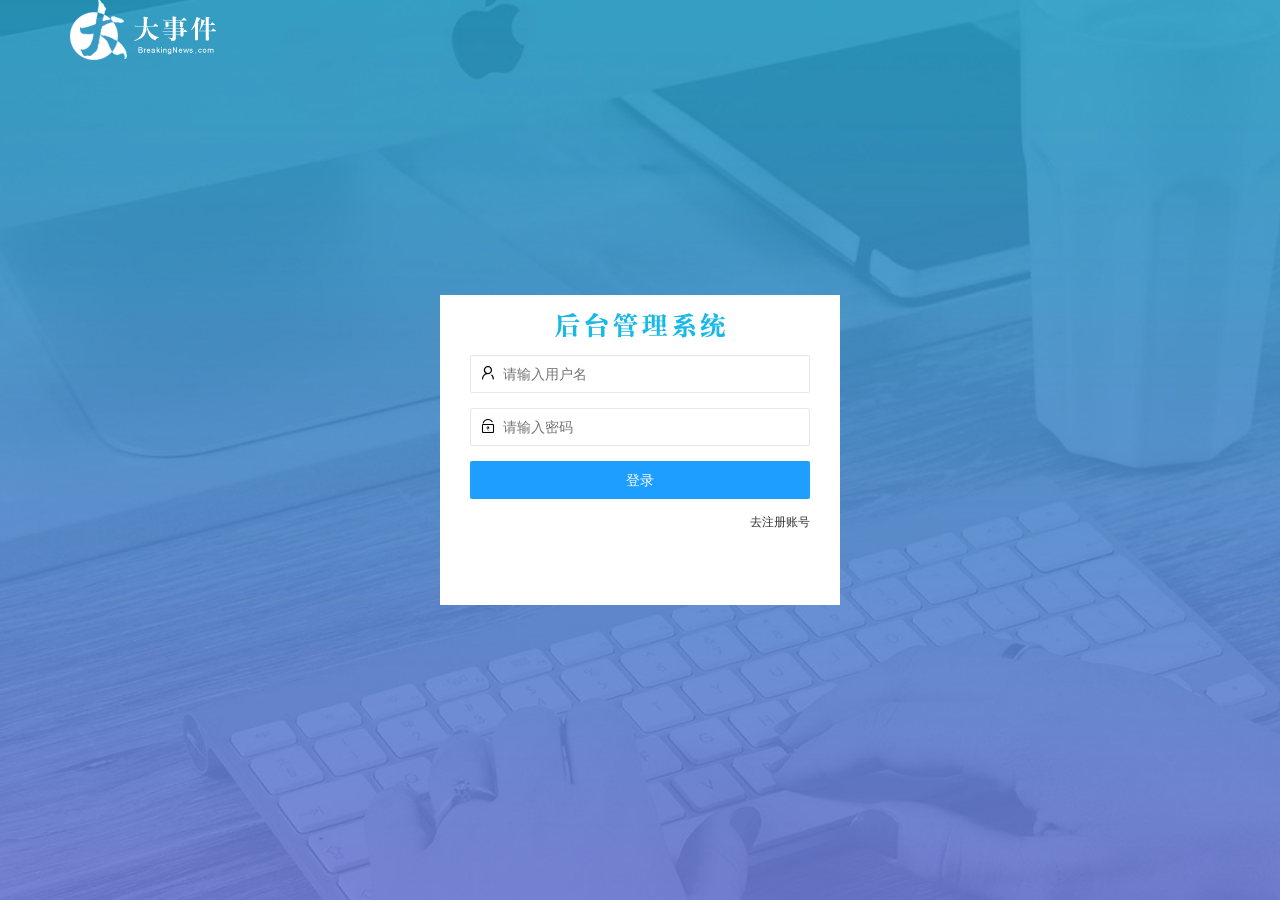
<file: login.html>
<!DOCTYPE html>
<html lang="en">
  <head>
    <meta charset="UTF-8" />
    <meta http-equiv="X-UA-Compatible" content="IE=edge" />
    <meta name="viewport" content="width=device-width, initial-scale=1.0" />
    <title>大事件-登录</title>
    <!-- 导入 LayUI 样式 -->
    <link rel="stylesheet" href="/assets/lib/layui/css/layui.css" />
    <!-- 导入自定义样式 -->
    <link rel="stylesheet" href="/assets/css/login.css" />
  </head>
  <body>
    <!-- 头部 logo 区域 -->
    <div class="layui-main">
      <img src="/assets/images/logo.png" alt="" />
    </div>

    <!-- 登录注册区域 -->
    <div class="loginAndRegBox">
      <!-- 登录标题 -->
      <div class="title-box"></div>
      <!-- 登录 -->
      <div class="login-box">
        <form class="layui-form" id="form_login">
          <!-- 用户名 -->
          <div class="layui-form-item">
            <i class="layui-icon layui-icon-username"></i>
            <input
              type="text"
              name="username"
              required
              lay-verify="required"
              placeholder="请输入用户名"
              autocomplete="off"
              class="layui-input"
            />
          </div>

          <!-- 密码 -->
          <div class="layui-form-item">
            <i class="layui-icon layui-icon-password"></i>
            <input
              type="password"
              name="password"
              required
              lay-verify="required"
              placeholder="请输入密码"
              autocomplete="off"
              class="layui-input"
            />
          </div>

          <!-- 登录按钮 -->
          <div class="layui-form-item">
            <!-- 注意：表单提交按钮和普通按钮的区别，就是 lay-submit 属性 -->
            <button
              class="layui-btn layui-btn-normal layui-btn-fluid"
              lay-submit
            >
              登录
            </button>
          </div>
          <div class="layui-form-item link">
            <a href="javascript:;" id="link_reg">去注册账号</a>
          </div>
        </form>
      </div>
      <!-- 注册 -->
      <div class="reg-box">
        <form class="layui-form" id="form_reg">
          <!-- 用户名 -->
          <div class="layui-form-item">
            <i class="layui-icon layui-icon-username"></i>
            <input
              type="text"
              name="username"
              required
              lay-verify="required"
              placeholder="请输入用户名"
              autocomplete="off"
              class="layui-input"
            />
          </div>

          <!-- 密码 -->
          <div class="layui-form-item">
            <i class="layui-icon layui-icon-password"></i>
            <input
              type="password"
              name="password"
              required
              lay-verify="required|pwd"
              placeholder="请输入密码"
              autocomplete="off"
              class="layui-input"
            />
          </div>

          <!-- 确认密码 -->
          <div class="layui-form-item">
            <i class="layui-icon layui-icon-password"></i>
            <input
              type="password"
              name="repassword"
              required
              lay-verify="required|pwd|repwd"
              placeholder="再次确认密码"
              autocomplete="off"
              class="layui-input"
            />
          </div>

          <!-- 注册按钮 -->
          <div class="layui-form-item">
            <!-- 注意：表单提交按钮和普通按钮的区别，就是 lay-submit 属性 -->
            <button
              class="layui-btn layui-btn-normal layui-btn-fluid"
              lay-submit
            >
              注册
            </button>
          </div>
          <div class="layui-form-item link">
            <a href="javascript:;" id="link_login">去登录</a>
          </div>
        </form>
      </div>
    </div>
  </body>
  <!-- 引入layUI的js文件 -->
  <script src="/assets/lib/layui/layui.all.js"></script>
  <!-- 引入jquery的js文件 -->
  <script src="/assets/lib/jquery.js"></script>
  <script src="/assets/js/baseAPI.js"></script>
  <!-- 引入自己的js文件 -->
  <script src="/assets/js/login.js"></script>
</html>
</file>
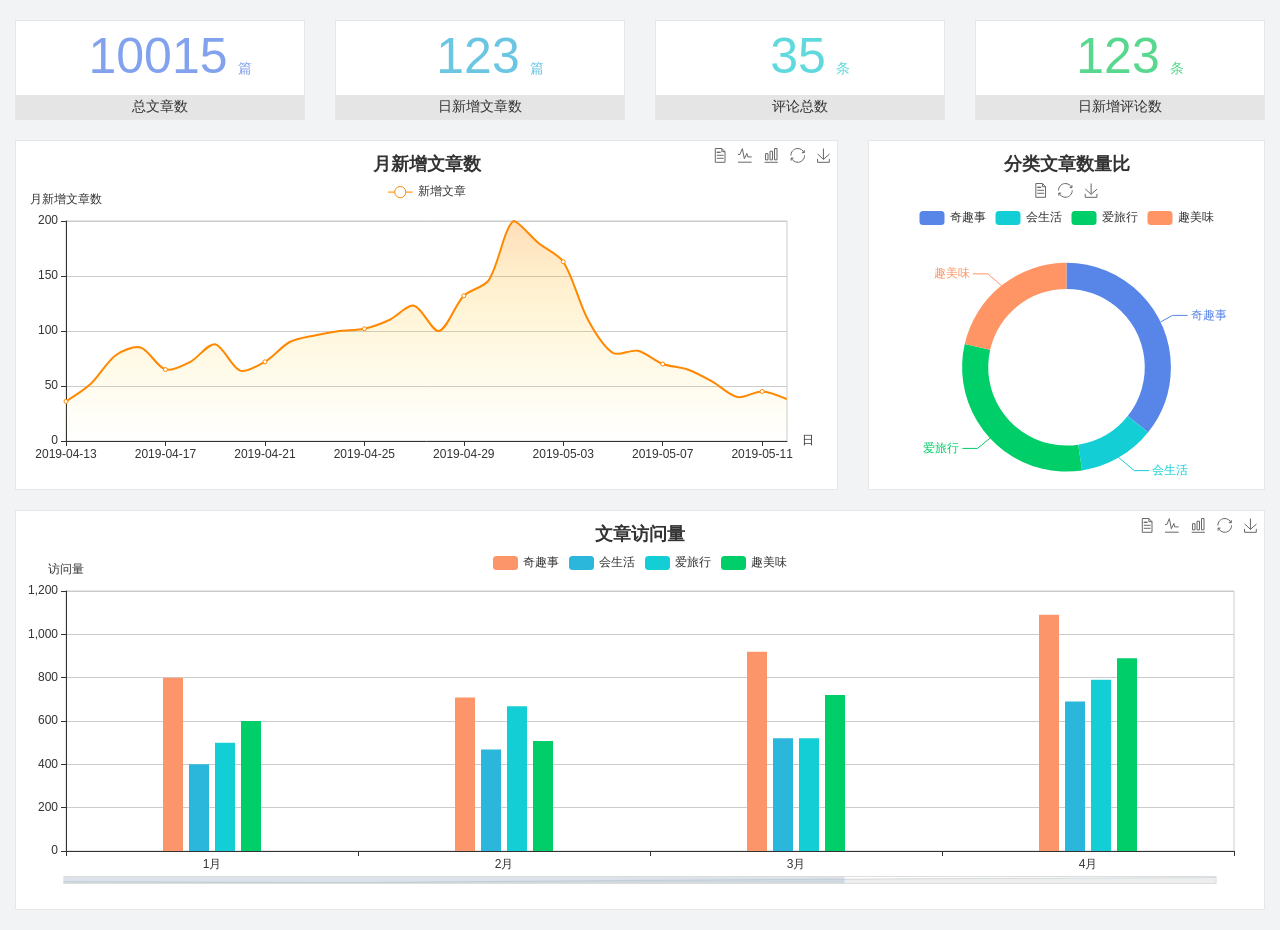
<file: home/dashboard.html>
<!DOCTYPE html>
<html lang="en">

<head>
  <meta charset="UTF-8">
  <meta name="viewport" content="width=device-width, initial-scale=1.0">
  <meta http-equiv="X-UA-Compatible" content="ie=edge">
  <title>图表统计</title>
  <link rel="stylesheet" href="../../assets/lib/bootstrap.css" />
  <link rel="stylesheet" href="../../assets/lib/main.css" />
  <script src="../../assets/lib/jquery.js"></script>
  <script type="text/javascript" src="../../assets/lib/echarts.min.js"></script>
</head>

<body>
  <div class="container-fluid">
    <div class="row spannel_list">
      <div class="col-sm-3 col-xs-6">
        <div class="spannel">
          <em>10015</em><span>篇</span>
          <b>总文章数</b>
        </div>
      </div>
      <div class="col-sm-3 col-xs-6">
        <div class="spannel scolor01">
          <em>123</em><span>篇</span>
          <b>日新增文章数</b>
        </div>
      </div>
      <div class="col-sm-3 col-xs-6">
        <div class="spannel scolor02">
          <em>35</em><span>条</span>
          <b>评论总数</b>
        </div>
      </div>
      <div class="col-sm-3 col-xs-6">
        <div class="spannel scolor03">
          <em>123</em><span>条</span>
          <b>日新增评论数</b>
        </div>
      </div>
    </div>
  </div>

  <div class="container-fluid">
    <div class="row curve-pie">
      <div class="col-lg-8 col-md-8">
        <div class="gragh_pannel" id="curve_show"></div>
      </div>
      <div class="col-lg-4 col-md-4">
        <div class="gragh_pannel" id="pie_show"></div>
      </div>
    </div>
  </div>

  <div class="container-fluid">
    <div class="column_pannel" id="column_show"></div>
  </div>

  <script>
    var oChart = echarts.init(document.getElementById('curve_show'));
    var aList_all = [
      { 'count': 36, 'date': '2019-04-13' },
      { 'count': 52, 'date': '2019-04-14' },
      { 'count': 78, 'date': '2019-04-15' },
      { 'count': 85, 'date': '2019-04-16' },
      { 'count': 65, 'date': '2019-04-17' },
      { 'count': 72, 'date': '2019-04-18' },
      { 'count': 88, 'date': '2019-04-19' },
      { 'count': 64, 'date': '2019-04-20' },
      { 'count': 72, 'date': '2019-04-21' },
      { 'count': 90, 'date': '2019-04-22' },
      { 'count': 96, 'date': '2019-04-23' },
      { 'count': 100, 'date': '2019-04-24' },
      { 'count': 102, 'date': '2019-04-25' },
      { 'count': 110, 'date': '2019-04-26' },
      { 'count': 123, 'date': '2019-04-27' },
      { 'count': 100, 'date': '2019-04-28' },
      { 'count': 132, 'date': '2019-04-29' },
      { 'count': 146, 'date': '2019-04-30' },
      { 'count': 200, 'date': '2019-05-01' },
      { 'count': 180, 'date': '2019-05-02' },
      { 'count': 163, 'date': '2019-05-03' },
      { 'count': 110, 'date': '2019-05-04' },
      { 'count': 80, 'date': '2019-05-05' },
      { 'count': 82, 'date': '2019-05-06' },
      { 'count': 70, 'date': '2019-05-07' },
      { 'count': 65, 'date': '2019-05-08' },
      { 'count': 54, 'date': '2019-05-09' },
      { 'count': 40, 'date': '2019-05-10' },
      { 'count': 45, 'date': '2019-05-11' },
      { 'count': 38, 'date': '2019-05-12' },
    ];

    let aCount = [];
    let aDate = [];

    for (var i = 0; i < aList_all.length; i++) {
      aCount.push(aList_all[i].count);
      aDate.push(aList_all[i].date);
    }

    var chartopt = {
      title: {
        text: '月新增文章数',
        left: 'center',
        top: '10'
      },
      tooltip: {
        trigger: 'axis'
      },
      legend: {
        data: ['新增文章'],
        top: '40'
      },
      toolbox: {
        show: true,
        feature: {
          mark: { show: true },
          dataView: { show: true, readOnly: false },
          magicType: { show: true, type: ['line', 'bar'] },
          restore: { show: true },
          saveAsImage: { show: true }
        }
      },
      calculable: true,
      xAxis: [
        {
          name: '日',
          type: 'category',
          boundaryGap: false,
          data: aDate
        }
      ],
      yAxis: [
        {
          name: '月新增文章数',
          type: 'value'
        }
      ],
      series: [
        {
          name: '新增文章',
          type: 'line',
          smooth: true,
          itemStyle: { normal: { areaStyle: { type: 'default' }, color: '#f80' }, lineStyle: { color: '#f80' } },
          data: aCount
        }],
      areaStyle: {
        normal: {
          color: new echarts.graphic.LinearGradient(0, 0, 0, 1, [{
            offset: 0,
            color: 'rgba(255,136,0,0.39)'
          }, {
            offset: .34,
            color: 'rgba(255,180,0,0.25)'
          }, {
            offset: 1,
            color: 'rgba(255,222,0,0.00)'
          }])

        }
      },
      grid: {
        show: true,
        x: 50,
        x2: 50,
        y: 80,
        height: 220
      }
    };

    oChart.setOption(chartopt);


    var oPie = echarts.init(document.getElementById('pie_show'));
    var oPieopt =
    {
      title: {
        top: 10,
        text: '分类文章数量比',
        x: 'center'
      },
      tooltip: {
        trigger: 'item',
        formatter: "{a} <br/>{b} : {c} ({d}%)"
      },
      color: ['#5885e8', '#13cfd5', '#00ce68', '#ff9565'],
      legend: {
        x: 'center',
        top: 65,
        data: ['奇趣事', '会生活', '爱旅行', '趣美味']
      },
      toolbox: {
        show: true,
        x: 'center',
        top: 35,
        feature: {
          mark: { show: true },
          dataView: { show: true, readOnly: false },
          magicType: {
            show: true,
            type: ['pie', 'funnel'],
            option: {
              funnel: {
                x: '25%',
                width: '50%',
                funnelAlign: 'left',
                max: 1548
              }
            }
          },
          restore: { show: true },
          saveAsImage: { show: true }
        }
      },
      calculable: true,
      series: [
        {
          name: '访问来源',
          type: 'pie',
          radius: ['45%', '60%'],
          center: ['50%', '65%'],
          data: [
            { value: 300, name: '奇趣事' },
            { value: 100, name: '会生活' },
            { value: 260, name: '爱旅行' },
            { value: 180, name: '趣美味' }
          ]
        }
      ]
    };
    oPie.setOption(oPieopt);



    var oColumn = this.echarts.init(document.getElementById('column_show'));
    var oColumnopt =
    {
      title: {
        text: '文章访问量',
        left: 'center',
        top: '10'
      },
      tooltip: {
        trigger: 'axis'
      },
      legend: {
        data: ['奇趣事', '会生活', '爱旅行', '趣美味'],
        top: '40'
      },
      toolbox: {
        show: true,
        feature: {
          mark: { show: true },
          dataView: { show: true, readOnly: false },
          magicType: { show: true, type: ['line', 'bar'] },
          restore: { show: true },
          saveAsImage: { show: true }
        }
      },
      calculable: true,
      xAxis: [
        {
          type: 'category',
          data: ['1月', '2月', '3月', '4月', '5月']
        }
      ],
      yAxis: [
        {
          name: '访问量',
          type: 'value'
        }
      ],
      series: [
        {
          name: '奇趣事',
          type: 'bar',
          barWidth: 20,
          itemStyle: {
            normal: { areaStyle: { type: 'default' }, color: '#fd956a' }
          },
          data: [800, 708, 920, 1090, 1200]
        },
        {
          name: '会生活',
          type: 'bar',
          barWidth: 20,
          itemStyle: {
            normal: { areaStyle: { type: 'default' }, color: '#2bb6db' }
          },
          data: [400, 468, 520, 690, 800]
        },
        {
          name: '爱旅行',
          type: 'bar',
          barWidth: 20,
          itemStyle: {
            normal: { areaStyle: { type: 'default' }, color: '#13cfd5' }
          },
          data: [500, 668, 520, 790, 900]
        },
        {
          name: '趣美味',
          type: 'bar',
          barWidth: 20,
          itemStyle: {
            normal: { areaStyle: { type: 'default' }, color: '#00ce68' }
          },
          data: [600, 508, 720, 890, 1000]
        }
      ],
      grid: {
        show: true,
        x: 50,
        x2: 30,
        y: 80,
        height: 260
      },
      dataZoom: [//给x轴设置滚动条
        {
          start: 0,//默认为0
          end: 100 - 1000 / 31,//默认为100
          type: 'slider',
          show: true,
          xAxisIndex: [0],
          handleSize: 0,//滑动条的 左右2个滑动条的大小
          height: 8,//组件高度
          left: 45, //左边的距离
          right: 50,//右边的距离
          bottom: 26,//右边的距离
          handleColor: '#ddd',//h滑动图标的颜色
          handleStyle: {
            borderColor: "#cacaca",
            borderWidth: "1",
            shadowBlur: 2,
            background: "#ddd",
            shadowColor: "#ddd",
          }
        }]
    };
    oColumn.setOption(oColumnopt);
  </script>
</body>

</html>
</file>
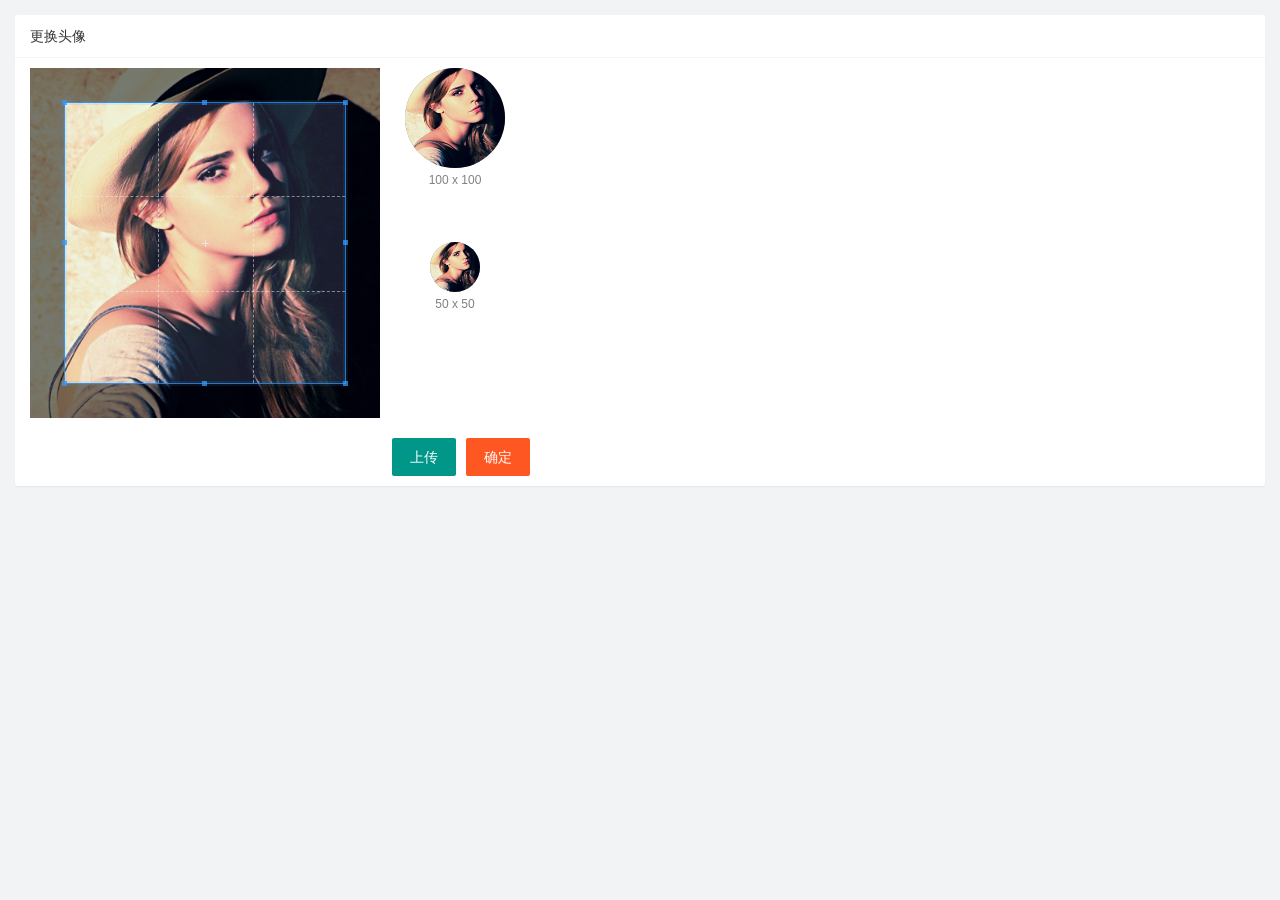
<file: user/user_avatar.html>
<!DOCTYPE html>
<html lang="en">
  <head>
    <meta charset="UTF-8" />
    <meta http-equiv="X-UA-Compatible" content="IE=edge" />
    <meta name="viewport" content="width=device-width, initial-scale=1.0" />
    <title>Document</title>
    <link rel="stylesheet" href="/assets/lib/layui/css/layui.css" />
    <link rel="stylesheet" href="/assets/lib/cropper/cropper.css" />
    <link rel="stylesheet" href="/assets/css/user/user_avatar.css" />
  </head>
  <body>
    <div class="layui-card">
      <div class="layui-card-header">更换头像</div>
      <div class="layui-card-body">
        <!-- 第一行的图片裁剪和预览区域 -->
        <div class="row1">
          <!-- 图片裁剪区域 -->
          <div class="cropper-box">
            <!-- 这个 img 标签很重要，将来会把它初始化为裁剪区域 -->
            <img id="image" src="/assets/images/sample.jpg" />
          </div>
          <!-- 图片的预览区域 -->
          <div class="preview-box">
            <div>
              <!-- 宽高为 100px 的预览区域 -->
              <div class="img-preview w100"></div>
              <p class="size">100 x 100</p>
            </div>
            <div>
              <!-- 宽高为 50px 的预览区域 -->
              <div class="img-preview w50"></div>
              <p class="size">50 x 50</p>
            </div>
          </div>
        </div>
        <!-- 第二行的按钮区域 -->
        <div class="row2">
          <input type="file" id="file" accept="image/png,image/jpeg" />
          <button type="button" class="layui-btn" id="btnChooseImage">
            上传
          </button>
          <button
            type="button"
            class="layui-btn layui-btn-danger"
            id="btnUpload"
          >
            确定
          </button>
        </div>
      </div>
    </div>
  </body>
  <script src="/assets/lib/layui/layui.all.js"></script>
  <script src="/assets/lib/jquery.js"></script>
  <script src="/assets/lib/cropper/Cropper.js"></script>
  <script src="/assets/lib/cropper/jquery-cropper.js"></script>
  <script src="/assets/js/baseAPI.js"></script>
  <script src="/assets/js/user/user_avatar.js"></script>
</html>
</file>
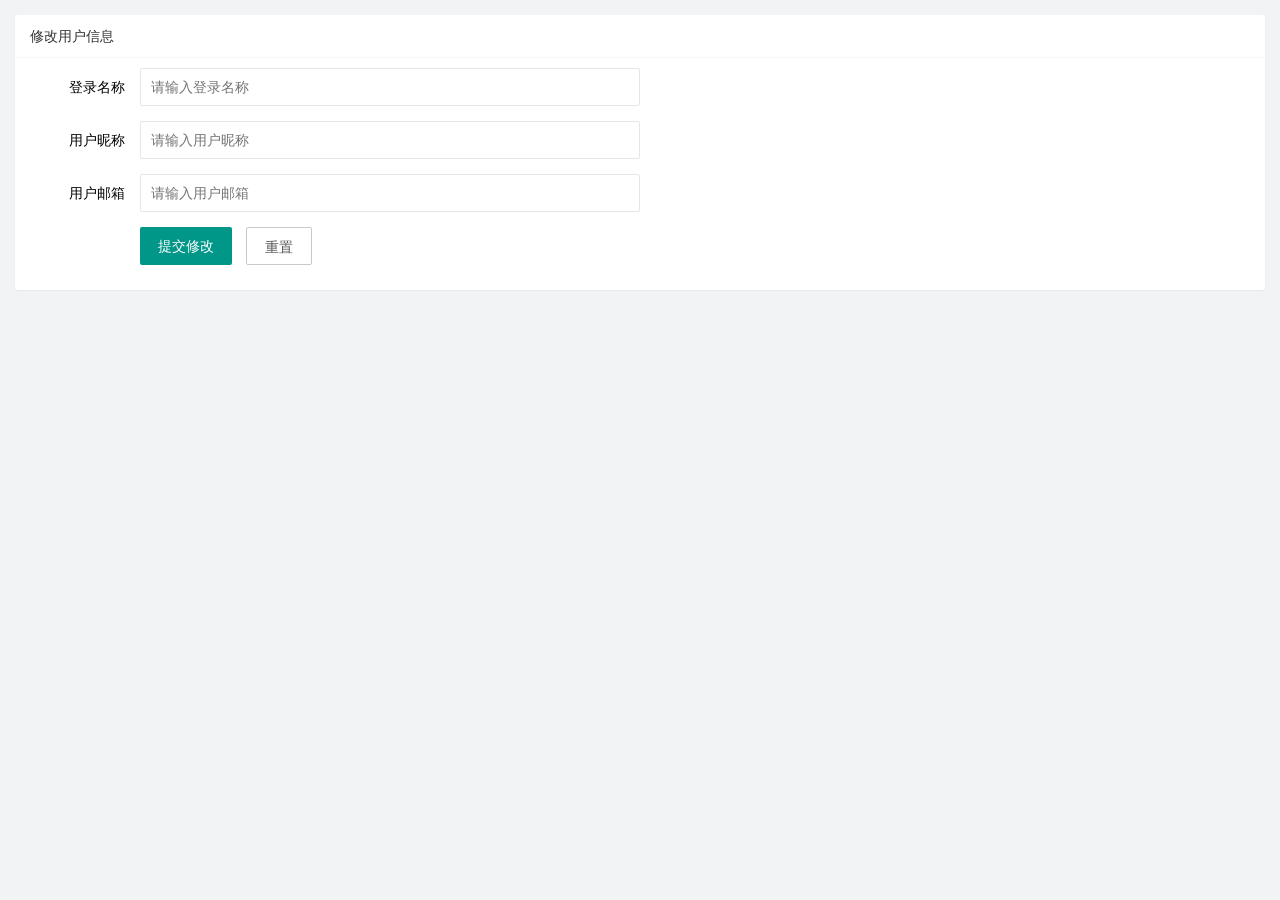
<file: user/user_info.html>
<!DOCTYPE html>
<html lang="en">
  <head>
    <meta charset="UTF-8" />
    <meta http-equiv="X-UA-Compatible" content="IE=edge" />
    <meta name="viewport" content="width=device-width, initial-scale=1.0" />
    <title>Document</title>
    <link rel="stylesheet" href="/assets/lib/layui/css/layui.css" />
    <link rel="stylesheet" href="/assets/css/user/user_info.css" />
  </head>
  <body>
    <div class="layui-card">
      <div class="layui-card-header">修改用户信息</div>
      <div class="layui-card-body">
        <!-- form 表单 -->
        <form class="layui-form" action="" lay-filter="formUserInfo">
            <!-- 使用隐藏域保存用户的 id 值 -->
          <input type="hidden" name="id" />
          <div class="layui-form-item">
            <label class="layui-form-label">登录名称</label>
            <div class="layui-input-block">
              <input
                type="text"
                name="username"
                required
                readonly
                lay-verify="required"
                placeholder="请输入登录名称"
                autocomplete="off"
                class="layui-input"
              />
            </div>
          </div>
          <div class="layui-form-item">
            <label class="layui-form-label">用户昵称</label>
            <div class="layui-input-block">
              <input
                type="text"
                name="nickname"
                required
                lay-verify="required|nickname"
                placeholder="请输入用户昵称"
                autocomplete="off"
                class="layui-input"
              />
            </div>
          </div>
          <div class="layui-form-item">
            <label class="layui-form-label">用户邮箱</label>
            <div class="layui-input-block">
              <input
                type="text"
                name="email"
                required
                lay-verify="required|email"
                placeholder="请输入用户邮箱"
                autocomplete="off"
                class="layui-input"
              />
            </div>
          </div>
          <div class="layui-form-item">
            <div class="layui-input-block">
              <button class="layui-btn" lay-submit lay-filter="formDemo">
                提交修改
              </button>
              <button type="reset" class="layui-btn layui-btn-primary" id="btnReset">
                重置
              </button>
            </div>
          </div>
        </form>
      </div>
    </div>
  </body>
  <script src="/assets/lib/layui/layui.all.js"></script>
  <script src="/assets/lib/jquery.js"></script>
  <script src="/assets/js/baseAPI.js"></script>
  <script src="/assets/js/user/user_info.js"></script>
</html>
</file>
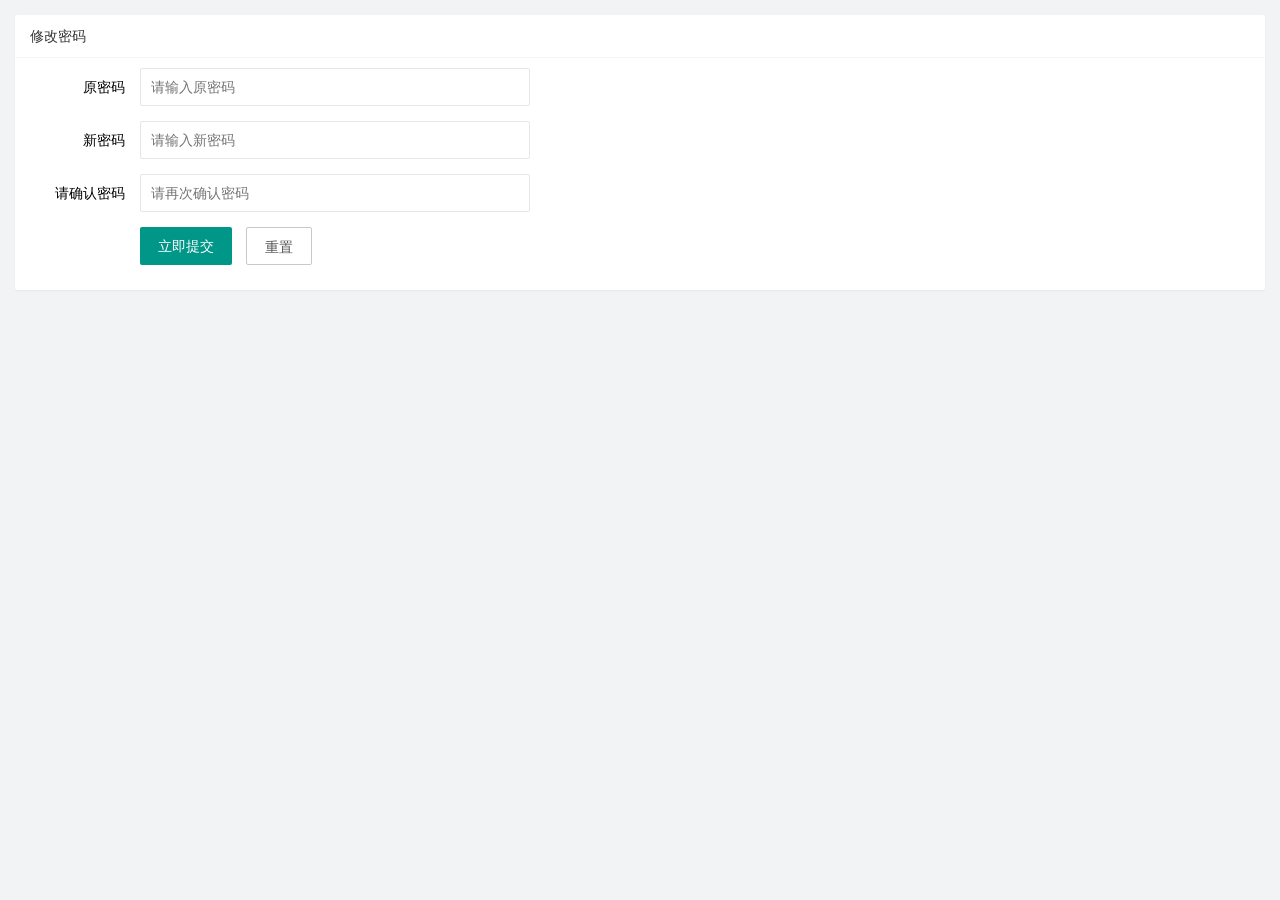
<file: user/user_pwd.html>
<!DOCTYPE html>
<html lang="en">
  <head>
    <meta charset="UTF-8" />
    <meta http-equiv="X-UA-Compatible" content="IE=edge" />
    <meta name="viewport" content="width=device-width, initial-scale=1.0" />
    <title>Document</title>
    <link rel="stylesheet" href="/assets/lib/layui/css/layui.css" />
    <link rel="stylesheet" href="/assets/css/user/user_pwd.css" />
  </head>
  <body>
    <div class="layui-card">
      <div class="layui-card-header">修改密码</div>
      <div class="layui-card-body">
        <form class="layui-form" action="">
          <div class="layui-form-item">
            <label class="layui-form-label">原密码</label>
            <div class="layui-input-block">
              <input
                type="password"
                name="oldPwd"
                required
                lay-verify="required|pwd"
                placeholder="请输入原密码"
                autocomplete="off"
                class="layui-input"
              />
            </div>
          </div>
          <div class="layui-form-item">
            <label class="layui-form-label">新密码</label>
            <div class="layui-input-block">
              <input
                type="password"
                name="newPwd"
                required
                lay-verify="required|pwd|samePwd"
                placeholder="请输入新密码"
                autocomplete="off"
                class="layui-input"
              />
            </div>
          </div>
          <div class="layui-form-item">
            <label class="layui-form-label">请确认密码</label>
            <div class="layui-input-block">
              <input
                type="password"
                name="rePwd"
                required
                lay-verify="required|pwd|rePwd"
                placeholder="请再次确认密码"
                autocomplete="off"
                class="layui-input"
              />
            </div>
          </div>
          <div class="layui-form-item">
            <div class="layui-input-block">
              <button class="layui-btn" lay-submit lay-filter="formDemo">
                立即提交
              </button>
              <button type="reset" class="layui-btn layui-btn-primary">
                重置
              </button>
            </div>
          </div>
        </form>
      </div>
    </div>
  </body>
  <!-- 导入 layui 的 js -->
  <script src="/assets/lib/layui/layui.all.js"></script>
  <!-- 导入 jQuery -->
  <script src="/assets/lib/jquery.js"></script>
  <!-- 导入 baseAPI -->
  <script src="/assets/js/baseAPI.js"></script>
  <!-- 导入自己的 js -->
  <script src="/assets/js/user/user_pwd.js"></script>
</html>
</file>
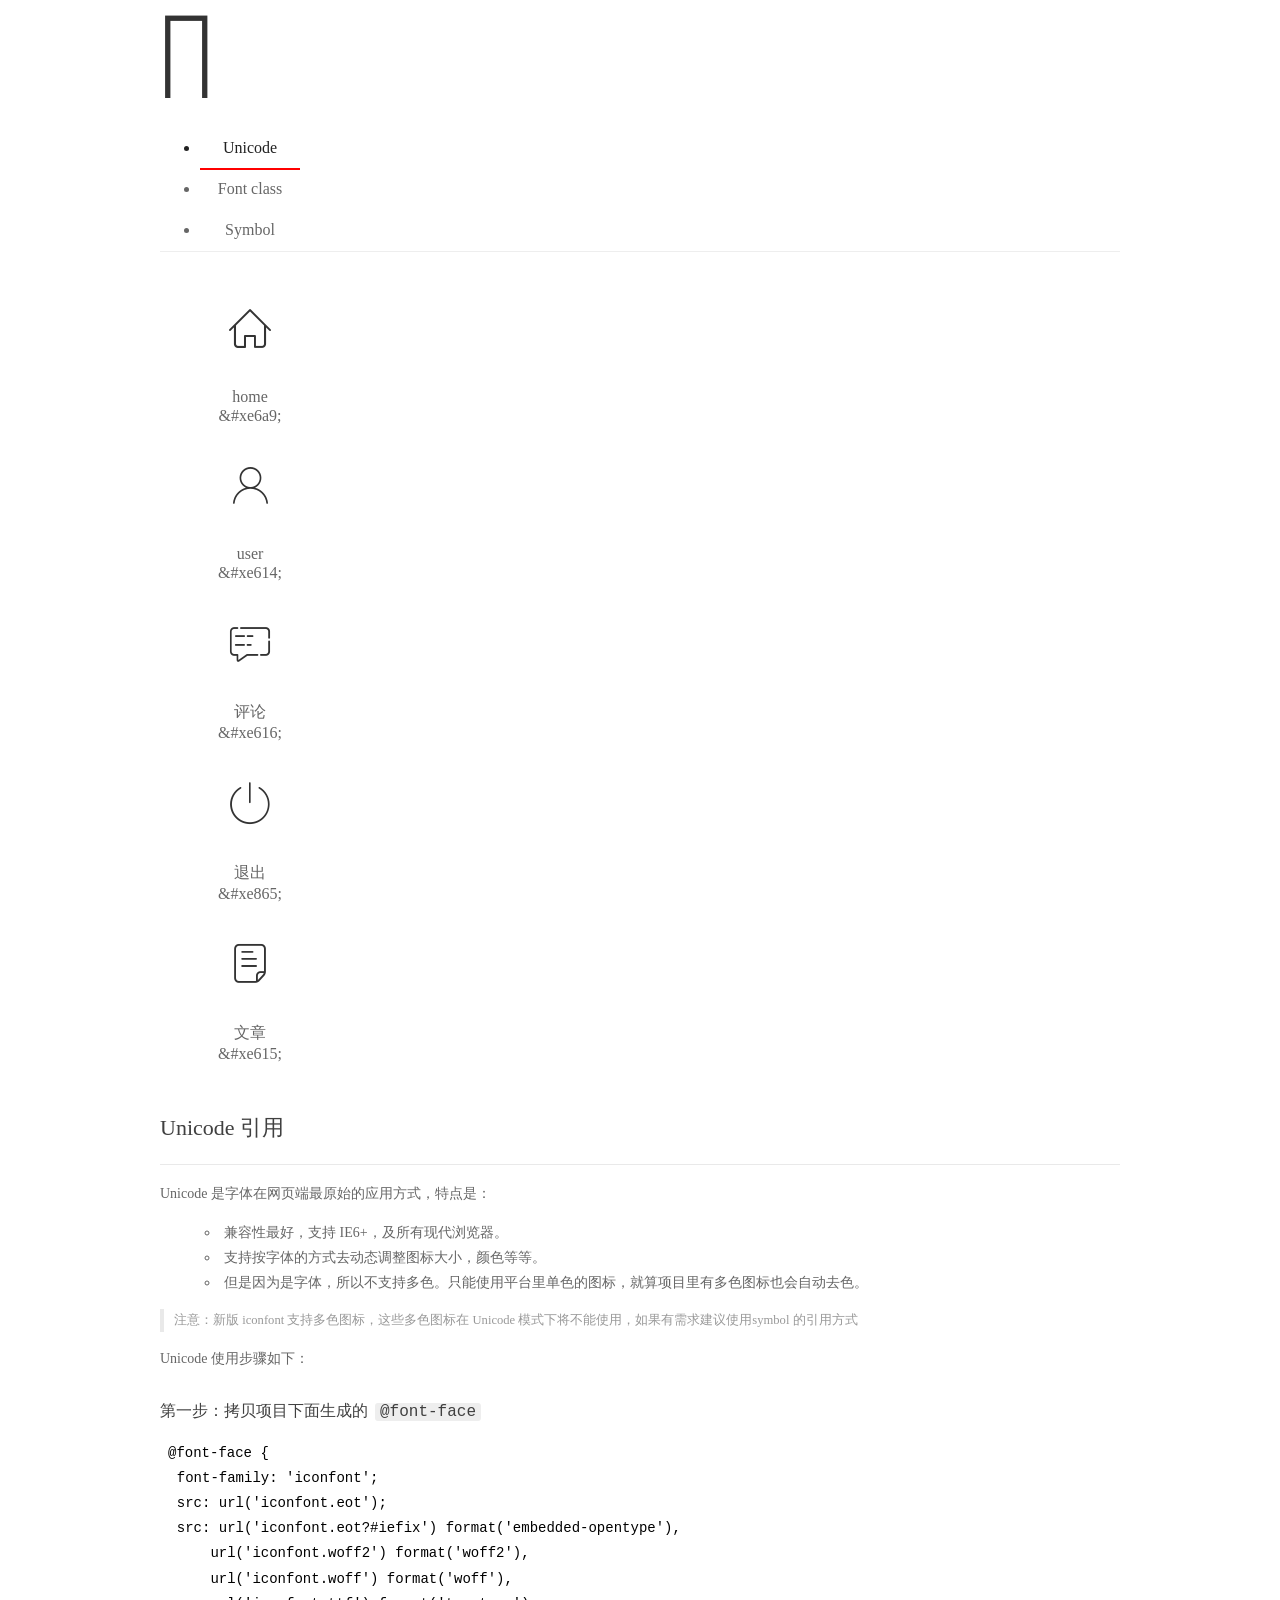
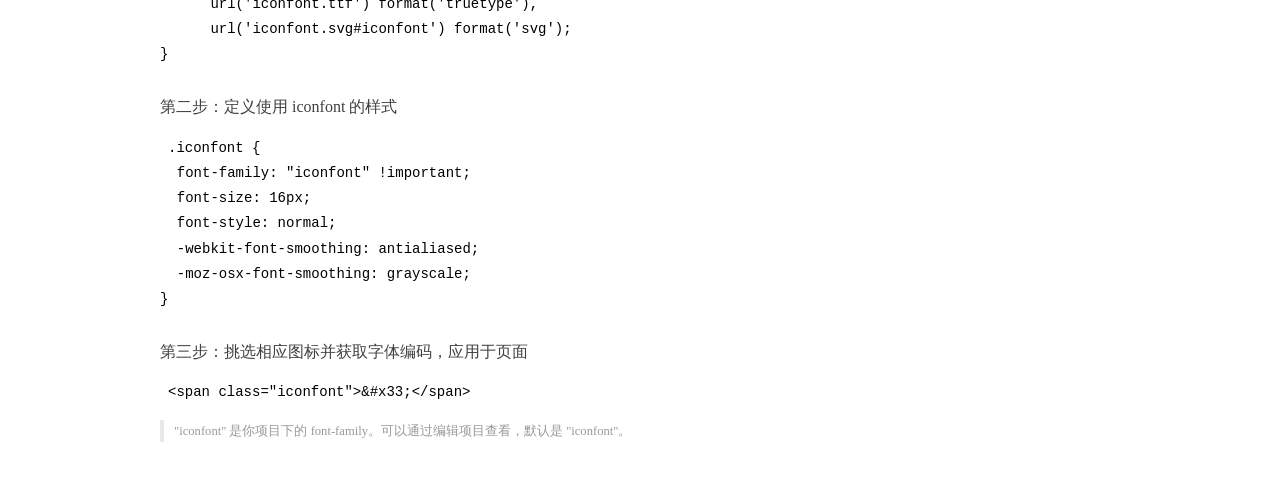
<file: assets/fonts/demo_index.html>
<!DOCTYPE html>
<html>
<head>
  <meta charset="utf-8"/>
  <title>IconFont Demo</title>
  <link rel="shortcut icon" href="https://gtms04.alicdn.com/tps/i4/TB1_oz6GVXXXXaFXpXXJDFnIXXX-64-64.ico" type="image/x-icon"/>
  <link rel="stylesheet" href="https://g.alicdn.com/thx/cube/1.3.2/cube.min.css">
  <link rel="stylesheet" href="demo.css">
  <link rel="stylesheet" href="iconfont.css">
  <script src="iconfont.js"></script>
  <!-- jQuery -->
  <script src="https://a1.alicdn.com/oss/uploads/2018/12/26/7bfddb60-08e8-11e9-9b04-53e73bb6408b.js"></script>
  <!-- 代码高亮 -->
  <script src="https://a1.alicdn.com/oss/uploads/2018/12/26/a3f714d0-08e6-11e9-8a15-ebf944d7534c.js"></script>
</head>
<body>
  <div class="main">
    <h1 class="logo"><a href="https://www.iconfont.cn/" title="iconfont 首页" target="_blank">&#xe86b;</a></h1>
    <div class="nav-tabs">
      <ul id="tabs" class="dib-box">
        <li class="dib active"><span>Unicode</span></li>
        <li class="dib"><span>Font class</span></li>
        <li class="dib"><span>Symbol</span></li>
      </ul>
      
    </div>
    <div class="tab-container">
      <div class="content unicode" style="display: block;">
          <ul class="icon_lists dib-box">
          
            <li class="dib">
              <span class="icon iconfont">&#xe6a9;</span>
                <div class="name">home</div>
                <div class="code-name">&amp;#xe6a9;</div>
              </li>
          
            <li class="dib">
              <span class="icon iconfont">&#xe614;</span>
                <div class="name">user</div>
                <div class="code-name">&amp;#xe614;</div>
              </li>
          
            <li class="dib">
              <span class="icon iconfont">&#xe616;</span>
                <div class="name">评论</div>
                <div class="code-name">&amp;#xe616;</div>
              </li>
          
            <li class="dib">
              <span class="icon iconfont">&#xe865;</span>
                <div class="name">退出</div>
                <div class="code-name">&amp;#xe865;</div>
              </li>
          
            <li class="dib">
              <span class="icon iconfont">&#xe615;</span>
                <div class="name">文章</div>
                <div class="code-name">&amp;#xe615;</div>
              </li>
          
          </ul>
          <div class="article markdown">
          <h2 id="unicode-">Unicode 引用</h2>
          <hr>

          <p>Unicode 是字体在网页端最原始的应用方式，特点是：</p>
          <ul>
            <li>兼容性最好，支持 IE6+，及所有现代浏览器。</li>
            <li>支持按字体的方式去动态调整图标大小，颜色等等。</li>
            <li>但是因为是字体，所以不支持多色。只能使用平台里单色的图标，就算项目里有多色图标也会自动去色。</li>
          </ul>
          <blockquote>
            <p>注意：新版 iconfont 支持多色图标，这些多色图标在 Unicode 模式下将不能使用，如果有需求建议使用symbol 的引用方式</p>
          </blockquote>
          <p>Unicode 使用步骤如下：</p>
          <h3 id="-font-face">第一步：拷贝项目下面生成的 <code>@font-face</code></h3>
<pre><code class="language-css"
>@font-face {
  font-family: 'iconfont';
  src: url('iconfont.eot');
  src: url('iconfont.eot?#iefix') format('embedded-opentype'),
      url('iconfont.woff2') format('woff2'),
      url('iconfont.woff') format('woff'),
      url('iconfont.ttf') format('truetype'),
      url('iconfont.svg#iconfont') format('svg');
}
</code></pre>
          <h3 id="-iconfont-">第二步：定义使用 iconfont 的样式</h3>
<pre><code class="language-css"
>.iconfont {
  font-family: "iconfont" !important;
  font-size: 16px;
  font-style: normal;
  -webkit-font-smoothing: antialiased;
  -moz-osx-font-smoothing: grayscale;
}
</code></pre>
          <h3 id="-">第三步：挑选相应图标并获取字体编码，应用于页面</h3>
<pre>
<code class="language-html"
>&lt;span class="iconfont"&gt;&amp;#x33;&lt;/span&gt;
</code></pre>
          <blockquote>
            <p>"iconfont" 是你项目下的 font-family。可以通过编辑项目查看，默认是 "iconfont"。</p>
          </blockquote>
          </div>
      </div>
      <div class="content font-class">
        <ul class="icon_lists dib-box">
          
          <li class="dib">
            <span class="icon iconfont icon-home"></span>
            <div class="name">
              home
            </div>
            <div class="code-name">.icon-home
            </div>
          </li>
          
          <li class="dib">
            <span class="icon iconfont icon-user"></span>
            <div class="name">
              user
            </div>
            <div class="code-name">.icon-user
            </div>
          </li>
          
          <li class="dib">
            <span class="icon iconfont icon-pinglun"></span>
            <div class="name">
              评论
            </div>
            <div class="code-name">.icon-pinglun
            </div>
          </li>
          
          <li class="dib">
            <span class="icon iconfont icon-tuichu"></span>
            <div class="name">
              退出
            </div>
            <div class="code-name">.icon-tuichu
            </div>
          </li>
          
          <li class="dib">
            <span class="icon iconfont icon-16"></span>
            <div class="name">
              文章
            </div>
            <div class="code-name">.icon-16
            </div>
          </li>
          
        </ul>
        <div class="article markdown">
        <h2 id="font-class-">font-class 引用</h2>
        <hr>

        <p>font-class 是 Unicode 使用方式的一种变种，主要是解决 Unicode 书写不直观，语意不明确的问题。</p>
        <p>与 Unicode 使用方式相比，具有如下特点：</p>
        <ul>
          <li>兼容性良好，支持 IE8+，及所有现代浏览器。</li>
          <li>相比于 Unicode 语意明确，书写更直观。可以很容易分辨这个 icon 是什么。</li>
          <li>因为使用 class 来定义图标，所以当要替换图标时，只需要修改 class 里面的 Unicode 引用。</li>
          <li>不过因为本质上还是使用的字体，所以多色图标还是不支持的。</li>
        </ul>
        <p>使用步骤如下：</p>
        <h3 id="-fontclass-">第一步：引入项目下面生成的 fontclass 代码：</h3>
<pre><code class="language-html">&lt;link rel="stylesheet" href="./iconfont.css"&gt;
</code></pre>
        <h3 id="-">第二步：挑选相应图标并获取类名，应用于页面：</h3>
<pre><code class="language-html">&lt;span class="iconfont icon-xxx"&gt;&lt;/span&gt;
</code></pre>
        <blockquote>
          <p>"
            iconfont" 是你项目下的 font-family。可以通过编辑项目查看，默认是 "iconfont"。</p>
        </blockquote>
      </div>
      </div>
      <div class="content symbol">
          <ul class="icon_lists dib-box">
          
            <li class="dib">
                <svg class="icon svg-icon" aria-hidden="true">
                  <use xlink:href="#icon-home"></use>
                </svg>
                <div class="name">home</div>
                <div class="code-name">#icon-home</div>
            </li>
          
            <li class="dib">
                <svg class="icon svg-icon" aria-hidden="true">
                  <use xlink:href="#icon-user"></use>
                </svg>
                <div class="name">user</div>
                <div class="code-name">#icon-user</div>
            </li>
          
            <li class="dib">
                <svg class="icon svg-icon" aria-hidden="true">
                  <use xlink:href="#icon-pinglun"></use>
                </svg>
                <div class="name">评论</div>
                <div class="code-name">#icon-pinglun</div>
            </li>
          
            <li class="dib">
                <svg class="icon svg-icon" aria-hidden="true">
                  <use xlink:href="#icon-tuichu"></use>
                </svg>
                <div class="name">退出</div>
                <div class="code-name">#icon-tuichu</div>
            </li>
          
            <li class="dib">
                <svg class="icon svg-icon" aria-hidden="true">
                  <use xlink:href="#icon-16"></use>
                </svg>
                <div class="name">文章</div>
                <div class="code-name">#icon-16</div>
            </li>
          
          </ul>
          <div class="article markdown">
          <h2 id="symbol-">Symbol 引用</h2>
          <hr>

          <p>这是一种全新的使用方式，应该说这才是未来的主流，也是平台目前推荐的用法。相关介绍可以参考这篇<a href="">文章</a>
            这种用法其实是做了一个 SVG 的集合，与另外两种相比具有如下特点：</p>
          <ul>
            <li>支持多色图标了，不再受单色限制。</li>
            <li>通过一些技巧，支持像字体那样，通过 <code>font-size</code>, <code>color</code> 来调整样式。</li>
            <li>兼容性较差，支持 IE9+，及现代浏览器。</li>
            <li>浏览器渲染 SVG 的性能一般，还不如 png。</li>
          </ul>
          <p>使用步骤如下：</p>
          <h3 id="-symbol-">第一步：引入项目下面生成的 symbol 代码：</h3>
<pre><code class="language-html">&lt;script src="./iconfont.js"&gt;&lt;/script&gt;
</code></pre>
          <h3 id="-css-">第二步：加入通用 CSS 代码（引入一次就行）：</h3>
<pre><code class="language-html">&lt;style&gt;
.icon {
  width: 1em;
  height: 1em;
  vertical-align: -0.15em;
  fill: currentColor;
  overflow: hidden;
}
&lt;/style&gt;
</code></pre>
          <h3 id="-">第三步：挑选相应图标并获取类名，应用于页面：</h3>
<pre><code class="language-html">&lt;svg class="icon" aria-hidden="true"&gt;
  &lt;use xlink:href="#icon-xxx"&gt;&lt;/use&gt;
&lt;/svg&gt;
</code></pre>
          </div>
      </div>

    </div>
  </div>
  <script>
  $(document).ready(function () {
      $('.tab-container .content:first').show()

      $('#tabs li').click(function (e) {
        var tabContent = $('.tab-container .content')
        var index = $(this).index()

        if ($(this).hasClass('active')) {
          return
        } else {
          $('#tabs li').removeClass('active')
          $(this).addClass('active')

          tabContent.hide().eq(index).fadeIn()
        }
      })
    })
  </script>
</body>
</html>
</file>
<file: assets/lib/layui/css/layui.css>
/** layui-v2.5.5 MIT License By https://www.layui.com */
 .layui-inline,img{display:inline-block;vertical-align:middle}h1,h2,h3,h4,h5,h6{font-weight:400}.layui-edge,.layui-header,.layui-inline,.layui-main{position:relative}.layui-body,.layui-edge,.layui-elip{overflow:hidden}.layui-btn,.layui-edge,.layui-inline,img{vertical-align:middle}.layui-btn,.layui-disabled,.layui-icon,.layui-unselect{-moz-user-select:none;-webkit-user-select:none;-ms-user-select:none}.layui-elip,.layui-form-checkbox span,.layui-form-pane .layui-form-label{text-overflow:ellipsis;white-space:nowrap}.layui-breadcrumb,.layui-tree-btnGroup{visibility:hidden}blockquote,body,button,dd,div,dl,dt,form,h1,h2,h3,h4,h5,h6,input,li,ol,p,pre,td,textarea,th,ul{margin:0;padding:0;-webkit-tap-highlight-color:rgba(0,0,0,0)}a:active,a:hover{outline:0}img{border:none}li{list-style:none}table{border-collapse:collapse;border-spacing:0}h4,h5,h6{font-size:100%}button,input,optgroup,option,select,textarea{font-family:inherit;font-size:inherit;font-style:inherit;font-weight:inherit;outline:0}pre{white-space:pre-wrap;white-space:-moz-pre-wrap;white-space:-pre-wrap;white-space:-o-pre-wrap;word-wrap:break-word}body{line-height:24px;font:14px Helvetica Neue,Helvetica,PingFang SC,Tahoma,Arial,sans-serif}hr{height:1px;margin:10px 0;border:0;clear:both}a{color:#333;text-decoration:none}a:hover{color:#777}a cite{font-style:normal;*cursor:pointer}.layui-border-box,.layui-border-box *{box-sizing:border-box}.layui-box,.layui-box *{box-sizing:content-box}.layui-clear{clear:both;*zoom:1}.layui-clear:after{content:'\20';clear:both;*zoom:1;display:block;height:0}.layui-inline{*display:inline;*zoom:1}.layui-edge{display:inline-block;width:0;height:0;border-width:6px;border-style:dashed;border-color:transparent}.layui-edge-top{top:-4px;border-bottom-color:#999;border-bottom-style:solid}.layui-edge-right{border-left-color:#999;border-left-style:solid}.layui-edge-bottom{top:2px;border-top-color:#999;border-top-style:solid}.layui-edge-left{border-right-color:#999;border-right-style:solid}.layui-disabled,.layui-disabled:hover{color:#d2d2d2!important;cursor:not-allowed!important}.layui-circle{border-radius:100%}.layui-show{display:block!important}.layui-hide{display:none!important}@font-face{font-family:layui-icon;src:url(../font/iconfont.eot?v=250);src:url(../font/iconfont.eot?v=250#iefix) format('embedded-opentype'),url(../font/iconfont.woff2?v=250) format('woff2'),url(../font/iconfont.woff?v=250) format('woff'),url(../font/iconfont.ttf?v=250) format('truetype'),url(../font/iconfont.svg?v=250#layui-icon) format('svg')}.layui-icon{font-family:layui-icon!important;font-size:16px;font-style:normal;-webkit-font-smoothing:antialiased;-moz-osx-font-smoothing:grayscale}.layui-icon-reply-fill:before{content:"\e611"}.layui-icon-set-fill:before{content:"\e614"}.layui-icon-menu-fill:before{content:"\e60f"}.layui-icon-search:before{content:"\e615"}.layui-icon-share:before{content:"\e641"}.layui-icon-set-sm:before{content:"\e620"}.layui-icon-engine:before{content:"\e628"}.layui-icon-close:before{content:"\1006"}.layui-icon-close-fill:before{content:"\1007"}.layui-icon-chart-screen:before{content:"\e629"}.layui-icon-star:before{content:"\e600"}.layui-icon-circle-dot:before{content:"\e617"}.layui-icon-chat:before{content:"\e606"}.layui-icon-release:before{content:"\e609"}.layui-icon-list:before{content:"\e60a"}.layui-icon-chart:before{content:"\e62c"}.layui-icon-ok-circle:before{content:"\1005"}.layui-icon-layim-theme:before{content:"\e61b"}.layui-icon-table:before{content:"\e62d"}.layui-icon-right:before{content:"\e602"}.layui-icon-left:before{content:"\e603"}.layui-icon-cart-simple:before{content:"\e698"}.layui-icon-face-cry:before{content:"\e69c"}.layui-icon-face-smile:before{content:"\e6af"}.layui-icon-survey:before{content:"\e6b2"}.layui-icon-tree:before{content:"\e62e"}.layui-icon-upload-circle:before{content:"\e62f"}.layui-icon-add-circle:before{content:"\e61f"}.layui-icon-download-circle:before{content:"\e601"}.layui-icon-templeate-1:before{content:"\e630"}.layui-icon-util:before{content:"\e631"}.layui-icon-face-surprised:before{content:"\e664"}.layui-icon-edit:before{content:"\e642"}.layui-icon-speaker:before{content:"\e645"}.layui-icon-down:before{content:"\e61a"}.layui-icon-file:before{content:"\e621"}.layui-icon-layouts:before{content:"\e632"}.layui-icon-rate-half:before{content:"\e6c9"}.layui-icon-add-circle-fine:before{content:"\e608"}.layui-icon-prev-circle:before{content:"\e633"}.layui-icon-read:before{content:"\e705"}.layui-icon-404:before{content:"\e61c"}.layui-icon-carousel:before{content:"\e634"}.layui-icon-help:before{content:"\e607"}.layui-icon-code-circle:before{content:"\e635"}.layui-icon-water:before{content:"\e636"}.layui-icon-username:before{content:"\e66f"}.layui-icon-find-fill:before{content:"\e670"}.layui-icon-about:before{content:"\e60b"}.layui-icon-location:before{content:"\e715"}.layui-icon-up:before{content:"\e619"}.layui-icon-pause:before{content:"\e651"}.layui-icon-date:before{content:"\e637"}.layui-icon-layim-uploadfile:before{content:"\e61d"}.layui-icon-delete:before{content:"\e640"}.layui-icon-play:before{content:"\e652"}.layui-icon-top:before{content:"\e604"}.layui-icon-friends:before{content:"\e612"}.layui-icon-refresh-3:before{content:"\e9aa"}.layui-icon-ok:before{content:"\e605"}.layui-icon-layer:before{content:"\e638"}.layui-icon-face-smile-fine:before{content:"\e60c"}.layui-icon-dollar:before{content:"\e659"}.layui-icon-group:before{content:"\e613"}.layui-icon-layim-download:before{content:"\e61e"}.layui-icon-picture-fine:before{content:"\e60d"}.layui-icon-link:before{content:"\e64c"}.layui-icon-diamond:before{content:"\e735"}.layui-icon-log:before{content:"\e60e"}.layui-icon-rate-solid:before{content:"\e67a"}.layui-icon-fonts-del:before{content:"\e64f"}.layui-icon-unlink:before{content:"\e64d"}.layui-icon-fonts-clear:before{content:"\e639"}.layui-icon-triangle-r:before{content:"\e623"}.layui-icon-circle:before{content:"\e63f"}.layui-icon-radio:before{content:"\e643"}.layui-icon-align-center:before{content:"\e647"}.layui-icon-align-right:before{content:"\e648"}.layui-icon-align-left:before{content:"\e649"}.layui-icon-loading-1:before{content:"\e63e"}.layui-icon-return:before{content:"\e65c"}.layui-icon-fonts-strong:before{content:"\e62b"}.layui-icon-upload:before{content:"\e67c"}.layui-icon-dialogue:before{content:"\e63a"}.layui-icon-video:before{content:"\e6ed"}.layui-icon-headset:before{content:"\e6fc"}.layui-icon-cellphone-fine:before{content:"\e63b"}.layui-icon-add-1:before{content:"\e654"}.layui-icon-face-smile-b:before{content:"\e650"}.layui-icon-fonts-html:before{content:"\e64b"}.layui-icon-form:before{content:"\e63c"}.layui-icon-cart:before{content:"\e657"}.layui-icon-camera-fill:before{content:"\e65d"}.layui-icon-tabs:before{content:"\e62a"}.layui-icon-fonts-code:before{content:"\e64e"}.layui-icon-fire:before{content:"\e756"}.layui-icon-set:before{content:"\e716"}.layui-icon-fonts-u:before{content:"\e646"}.layui-icon-triangle-d:before{content:"\e625"}.layui-icon-tips:before{content:"\e702"}.layui-icon-picture:before{content:"\e64a"}.layui-icon-more-vertical:before{content:"\e671"}.layui-icon-flag:before{content:"\e66c"}.layui-icon-loading:before{content:"\e63d"}.layui-icon-fonts-i:before{content:"\e644"}.layui-icon-refresh-1:before{content:"\e666"}.layui-icon-rmb:before{content:"\e65e"}.layui-icon-home:before{content:"\e68e"}.layui-icon-user:before{content:"\e770"}.layui-icon-notice:before{content:"\e667"}.layui-icon-login-weibo:before{content:"\e675"}.layui-icon-voice:before{content:"\e688"}.layui-icon-upload-drag:before{content:"\e681"}.layui-icon-login-qq:before{content:"\e676"}.layui-icon-snowflake:before{content:"\e6b1"}.layui-icon-file-b:before{content:"\e655"}.layui-icon-template:before{content:"\e663"}.layui-icon-auz:before{content:"\e672"}.layui-icon-console:before{content:"\e665"}.layui-icon-app:before{content:"\e653"}.layui-icon-prev:before{content:"\e65a"}.layui-icon-website:before{content:"\e7ae"}.layui-icon-next:before{content:"\e65b"}.layui-icon-component:before{content:"\e857"}.layui-icon-more:before{content:"\e65f"}.layui-icon-login-wechat:before{content:"\e677"}.layui-icon-shrink-right:before{content:"\e668"}.layui-icon-spread-left:before{content:"\e66b"}.layui-icon-camera:before{content:"\e660"}.layui-icon-note:before{content:"\e66e"}.layui-icon-refresh:before{content:"\e669"}.layui-icon-female:before{content:"\e661"}.layui-icon-male:before{content:"\e662"}.layui-icon-password:before{content:"\e673"}.layui-icon-senior:before{content:"\e674"}.layui-icon-theme:before{content:"\e66a"}.layui-icon-tread:before{content:"\e6c5"}.layui-icon-praise:before{content:"\e6c6"}.layui-icon-star-fill:before{content:"\e658"}.layui-icon-rate:before{content:"\e67b"}.layui-icon-template-1:before{content:"\e656"}.layui-icon-vercode:before{content:"\e679"}.layui-icon-cellphone:before{content:"\e678"}.layui-icon-screen-full:before{content:"\e622"}.layui-icon-screen-restore:before{content:"\e758"}.layui-icon-cols:before{content:"\e610"}.layui-icon-export:before{content:"\e67d"}.layui-icon-print:before{content:"\e66d"}.layui-icon-slider:before{content:"\e714"}.layui-icon-addition:before{content:"\e624"}.layui-icon-subtraction:before{content:"\e67e"}.layui-icon-service:before{content:"\e626"}.layui-icon-transfer:before{content:"\e691"}.layui-main{width:1140px;margin:0 auto}.layui-header{z-index:1000;height:60px}.layui-header a:hover{transition:all .5s;-webkit-transition:all .5s}.layui-side{position:fixed;left:0;top:0;bottom:0;z-index:999;width:200px;overflow-x:hidden}.layui-side-scroll{position:relative;width:220px;height:100%;overflow-x:hidden}.layui-body{position:absolute;left:200px;right:0;top:0;bottom:0;z-index:998;width:auto;overflow-y:auto;box-sizing:border-box}.layui-layout-body{overflow:hidden}.layui-layout-admin .layui-header{background-color:#23262E}.layui-layout-admin .layui-side{top:60px;width:200px;overflow-x:hidden}.layui-layout-admin .layui-body{position:fixed;top:60px;bottom:44px}.layui-layout-admin .layui-main{width:auto;margin:0 15px}.layui-layout-admin .layui-footer{position:fixed;left:200px;right:0;bottom:0;height:44px;line-height:44px;padding:0 15px;background-color:#eee}.layui-layout-admin .layui-logo{position:absolute;left:0;top:0;width:200px;height:100%;line-height:60px;text-align:center;color:#009688;font-size:16px}.layui-layout-admin .layui-header .layui-nav{background:0 0}.layui-layout-left{position:absolute!important;left:200px;top:0}.layui-layout-right{position:absolute!important;right:0;top:0}.layui-container{position:relative;margin:0 auto;padding:0 15px;box-sizing:border-box}.layui-fluid{position:relative;margin:0 auto;padding:0 15px}.layui-row:after,.layui-row:before{content:'';display:block;clear:both}.layui-col-lg1,.layui-col-lg10,.layui-col-lg11,.layui-col-lg12,.layui-col-lg2,.layui-col-lg3,.layui-col-lg4,.layui-col-lg5,.layui-col-lg6,.layui-col-lg7,.layui-col-lg8,.layui-col-lg9,.layui-col-md1,.layui-col-md10,.layui-col-md11,.layui-col-md12,.layui-col-md2,.layui-col-md3,.layui-col-md4,.layui-col-md5,.layui-col-md6,.layui-col-md7,.layui-col-md8,.layui-col-md9,.layui-col-sm1,.layui-col-sm10,.layui-col-sm11,.layui-col-sm12,.layui-col-sm2,.layui-col-sm3,.layui-col-sm4,.layui-col-sm5,.layui-col-sm6,.layui-col-sm7,.layui-col-sm8,.layui-col-sm9,.layui-col-xs1,.layui-col-xs10,.layui-col-xs11,.layui-col-xs12,.layui-col-xs2,.layui-col-xs3,.layui-col-xs4,.layui-col-xs5,.layui-col-xs6,.layui-col-xs7,.layui-col-xs8,.layui-col-xs9{position:relative;display:block;box-sizing:border-box}.layui-col-xs1,.layui-col-xs10,.layui-col-xs11,.layui-col-xs12,.layui-col-xs2,.layui-col-xs3,.layui-col-xs4,.layui-col-xs5,.layui-col-xs6,.layui-col-xs7,.layui-col-xs8,.layui-col-xs9{float:left}.layui-col-xs1{width:8.33333333%}.layui-col-xs2{width:16.66666667%}.layui-col-xs3{width:25%}.layui-col-xs4{width:33.33333333%}.layui-col-xs5{width:41.66666667%}.layui-col-xs6{width:50%}.layui-col-xs7{width:58.33333333%}.layui-col-xs8{width:66.66666667%}.layui-col-xs9{width:75%}.layui-col-xs10{width:83.33333333%}.layui-col-xs11{width:91.66666667%}.layui-col-xs12{width:100%}.layui-col-xs-offset1{margin-left:8.33333333%}.layui-col-xs-offset2{margin-left:16.66666667%}.layui-col-xs-offset3{margin-left:25%}.layui-col-xs-offset4{margin-left:33.33333333%}.layui-col-xs-offset5{margin-left:41.66666667%}.layui-col-xs-offset6{margin-left:50%}.layui-col-xs-offset7{margin-left:58.33333333%}.layui-col-xs-offset8{margin-left:66.66666667%}.layui-col-xs-offset9{margin-left:75%}.layui-col-xs-offset10{margin-left:83.33333333%}.layui-col-xs-offset11{margin-left:91.66666667%}.layui-col-xs-offset12{margin-left:100%}@media screen and (max-width:768px){.layui-hide-xs{display:none!important}.layui-show-xs-block{display:block!important}.layui-show-xs-inline{display:inline!important}.layui-show-xs-inline-block{display:inline-block!important}}@media screen and (min-width:768px){.layui-container{width:750px}.layui-hide-sm{display:none!important}.layui-show-sm-block{display:block!important}.layui-show-sm-inline{display:inline!important}.layui-show-sm-inline-block{display:inline-block!important}.layui-col-sm1,.layui-col-sm10,.layui-col-sm11,.layui-col-sm12,.layui-col-sm2,.layui-col-sm3,.layui-col-sm4,.layui-col-sm5,.layui-col-sm6,.layui-col-sm7,.layui-col-sm8,.layui-col-sm9{float:left}.layui-col-sm1{width:8.33333333%}.layui-col-sm2{width:16.66666667%}.layui-col-sm3{width:25%}.layui-col-sm4{width:33.33333333%}.layui-col-sm5{width:41.66666667%}.layui-col-sm6{width:50%}.layui-col-sm7{width:58.33333333%}.layui-col-sm8{width:66.66666667%}.layui-col-sm9{width:75%}.layui-col-sm10{width:83.33333333%}.layui-col-sm11{width:91.66666667%}.layui-col-sm12{width:100%}.layui-col-sm-offset1{margin-left:8.33333333%}.layui-col-sm-offset2{margin-left:16.66666667%}.layui-col-sm-offset3{margin-left:25%}.layui-col-sm-offset4{margin-left:33.33333333%}.layui-col-sm-offset5{margin-left:41.66666667%}.layui-col-sm-offset6{margin-left:50%}.layui-col-sm-offset7{margin-left:58.33333333%}.layui-col-sm-offset8{margin-left:66.66666667%}.layui-col-sm-offset9{margin-left:75%}.layui-col-sm-offset10{margin-left:83.33333333%}.layui-col-sm-offset11{margin-left:91.66666667%}.layui-col-sm-offset12{margin-left:100%}}@media screen and (min-width:992px){.layui-container{width:970px}.layui-hide-md{display:none!important}.layui-show-md-block{display:block!important}.layui-show-md-inline{display:inline!important}.layui-show-md-inline-block{display:inline-block!important}.layui-col-md1,.layui-col-md10,.layui-col-md11,.layui-col-md12,.layui-col-md2,.layui-col-md3,.layui-col-md4,.layui-col-md5,.layui-col-md6,.layui-col-md7,.layui-col-md8,.layui-col-md9{float:left}.layui-col-md1{width:8.33333333%}.layui-col-md2{width:16.66666667%}.layui-col-md3{width:25%}.layui-col-md4{width:33.33333333%}.layui-col-md5{width:41.66666667%}.layui-col-md6{width:50%}.layui-col-md7{width:58.33333333%}.layui-col-md8{width:66.66666667%}.layui-col-md9{width:75%}.layui-col-md10{width:83.33333333%}.layui-col-md11{width:91.66666667%}.layui-col-md12{width:100%}.layui-col-md-offset1{margin-left:8.33333333%}.layui-col-md-offset2{margin-left:16.66666667%}.layui-col-md-offset3{margin-left:25%}.layui-col-md-offset4{margin-left:33.33333333%}.layui-col-md-offset5{margin-left:41.66666667%}.layui-col-md-offset6{margin-left:50%}.layui-col-md-offset7{margin-left:58.33333333%}.layui-col-md-offset8{margin-left:66.66666667%}.layui-col-md-offset9{margin-left:75%}.layui-col-md-offset10{margin-left:83.33333333%}.layui-col-md-offset11{margin-left:91.66666667%}.layui-col-md-offset12{margin-left:100%}}@media screen and (min-width:1200px){.layui-container{width:1170px}.layui-hide-lg{display:none!important}.layui-show-lg-block{display:block!important}.layui-show-lg-inline{display:inline!important}.layui-show-lg-inline-block{display:inline-block!important}.layui-col-lg1,.layui-col-lg10,.layui-col-lg11,.layui-col-lg12,.layui-col-lg2,.layui-col-lg3,.layui-col-lg4,.layui-col-lg5,.layui-col-lg6,.layui-col-lg7,.layui-col-lg8,.layui-col-lg9{float:left}.layui-col-lg1{width:8.33333333%}.layui-col-lg2{width:16.66666667%}.layui-col-lg3{width:25%}.layui-col-lg4{width:33.33333333%}.layui-col-lg5{width:41.66666667%}.layui-col-lg6{width:50%}.layui-col-lg7{width:58.33333333%}.layui-col-lg8{width:66.66666667%}.layui-col-lg9{width:75%}.layui-col-lg10{width:83.33333333%}.layui-col-lg11{width:91.66666667%}.layui-col-lg12{width:100%}.layui-col-lg-offset1{margin-left:8.33333333%}.layui-col-lg-offset2{margin-left:16.66666667%}.layui-col-lg-offset3{margin-left:25%}.layui-col-lg-offset4{margin-left:33.33333333%}.layui-col-lg-offset5{margin-left:41.66666667%}.layui-col-lg-offset6{margin-left:50%}.layui-col-lg-offset7{margin-left:58.33333333%}.layui-col-lg-offset8{margin-left:66.66666667%}.layui-col-lg-offset9{margin-left:75%}.layui-col-lg-offset10{margin-left:83.33333333%}.layui-col-lg-offset11{margin-left:91.66666667%}.layui-col-lg-offset12{margin-left:100%}}.layui-col-space1{margin:-.5px}.layui-col-space1>*{padding:.5px}.layui-col-space3{margin:-1.5px}.layui-col-space3>*{padding:1.5px}.layui-col-space5{margin:-2.5px}.layui-col-space5>*{padding:2.5px}.layui-col-space8{margin:-3.5px}.layui-col-space8>*{padding:3.5px}.layui-col-space10{margin:-5px}.layui-col-space10>*{padding:5px}.layui-col-space12{margin:-6px}.layui-col-space12>*{padding:6px}.layui-col-space15{margin:-7.5px}.layui-col-space15>*{padding:7.5px}.layui-col-space18{margin:-9px}.layui-col-space18>*{padding:9px}.layui-col-space20{margin:-10px}.layui-col-space20>*{padding:10px}.layui-col-space22{margin:-11px}.layui-col-space22>*{padding:11px}.layui-col-space25{margin:-12.5px}.layui-col-space25>*{padding:12.5px}.layui-col-space30{margin:-15px}.layui-col-space30>*{padding:15px}.layui-btn,.layui-input,.layui-select,.layui-textarea,.layui-upload-button{outline:0;-webkit-appearance:none;transition:all .3s;-webkit-transition:all .3s;box-sizing:border-box}.layui-elem-quote{margin-bottom:10px;padding:15px;line-height:22px;border-left:5px solid #009688;border-radius:0 2px 2px 0;background-color:#f2f2f2}.layui-quote-nm{border-style:solid;border-width:1px 1px 1px 5px;background:0 0}.layui-elem-field{margin-bottom:10px;padding:0;border-width:1px;border-style:solid}.layui-elem-field legend{margin-left:20px;padding:0 10px;font-size:20px;font-weight:300}.layui-field-title{margin:10px 0 20px;border-width:1px 0 0}.layui-field-box{padding:10px 15px}.layui-field-title .layui-field-box{padding:10px 0}.layui-progress{position:relative;height:6px;border-radius:20px;background-color:#e2e2e2}.layui-progress-bar{position:absolute;left:0;top:0;width:0;max-width:100%;height:6px;border-radius:20px;text-align:right;background-color:#5FB878;transition:all .3s;-webkit-transition:all .3s}.layui-progress-big,.layui-progress-big .layui-progress-bar{height:18px;line-height:18px}.layui-progress-text{position:relative;top:-20px;line-height:18px;font-size:12px;color:#666}.layui-progress-big .layui-progress-text{position:static;padding:0 10px;color:#fff}.layui-collapse{border-width:1px;border-style:solid;border-radius:2px}.layui-colla-content,.layui-colla-item{border-top-width:1px;border-top-style:solid}.layui-colla-item:first-child{border-top:none}.layui-colla-title{position:relative;height:42px;line-height:42px;padding:0 15px 0 35px;color:#333;background-color:#f2f2f2;cursor:pointer;font-size:14px;overflow:hidden}.layui-colla-content{display:none;padding:10px 15px;line-height:22px;color:#666}.layui-colla-icon{position:absolute;left:15px;top:0;font-size:14px}.layui-card{margin-bottom:15px;border-radius:2px;background-color:#fff;box-shadow:0 1px 2px 0 rgba(0,0,0,.05)}.layui-card:last-child{margin-bottom:0}.layui-card-header{position:relative;height:42px;line-height:42px;padding:0 15px;border-bottom:1px solid #f6f6f6;color:#333;border-radius:2px 2px 0 0;font-size:14px}.layui-bg-black,.layui-bg-blue,.layui-bg-cyan,.layui-bg-green,.layui-bg-orange,.layui-bg-red{color:#fff!important}.layui-card-body{position:relative;padding:10px 15px;line-height:24px}.layui-card-body[pad15]{padding:15px}.layui-card-body[pad20]{padding:20px}.layui-card-body .layui-table{margin:5px 0}.layui-card .layui-tab{margin:0}.layui-panel-window{position:relative;padding:15px;border-radius:0;border-top:5px solid #E6E6E6;background-color:#fff}.layui-auxiliar-moving{position:fixed;left:0;right:0;top:0;bottom:0;width:100%;height:100%;background:0 0;z-index:9999999999}.layui-form-label,.layui-form-mid,.layui-form-select,.layui-input-block,.layui-input-inline,.layui-textarea{position:relative}.layui-bg-red{background-color:#FF5722!important}.layui-bg-orange{background-color:#FFB800!important}.layui-bg-green{background-color:#009688!important}.layui-bg-cyan{background-color:#2F4056!important}.layui-bg-blue{background-color:#1E9FFF!important}.layui-bg-black{background-color:#393D49!important}.layui-bg-gray{background-color:#eee!important;color:#666!important}.layui-badge-rim,.layui-colla-content,.layui-colla-item,.layui-collapse,.layui-elem-field,.layui-form-pane .layui-form-item[pane],.layui-form-pane .layui-form-label,.layui-input,.layui-layedit,.layui-layedit-tool,.layui-quote-nm,.layui-select,.layui-tab-bar,.layui-tab-card,.layui-tab-title,.layui-tab-title .layui-this:after,.layui-textarea{border-color:#e6e6e6}.layui-timeline-item:before,hr{background-color:#e6e6e6}.layui-text{line-height:22px;font-size:14px;color:#666}.layui-text h1,.layui-text h2,.layui-text h3{font-weight:500;color:#333}.layui-text h1{font-size:30px}.layui-text h2{font-size:24px}.layui-text h3{font-size:18px}.layui-text a:not(.layui-btn){color:#01AAED}.layui-text a:not(.layui-btn):hover{text-decoration:underline}.layui-text ul{padding:5px 0 5px 15px}.layui-text ul li{margin-top:5px;list-style-type:disc}.layui-text em,.layui-word-aux{color:#999!important;padding:0 5px!important}.layui-btn{display:inline-block;height:38px;line-height:38px;padding:0 18px;background-color:#009688;color:#fff;white-space:nowrap;text-align:center;font-size:14px;border:none;border-radius:2px;cursor:pointer}.layui-btn:hover{opacity:.8;filter:alpha(opacity=80);color:#fff}.layui-btn:active{opacity:1;filter:alpha(opacity=100)}.layui-btn+.layui-btn{margin-left:10px}.layui-btn-container{font-size:0}.layui-btn-container .layui-btn{margin-right:10px;margin-bottom:10px}.layui-btn-container .layui-btn+.layui-btn{margin-left:0}.layui-table .layui-btn-container .layui-btn{margin-bottom:9px}.layui-btn-radius{border-radius:100px}.layui-btn .layui-icon{margin-right:3px;font-size:18px;vertical-align:bottom;vertical-align:middle\9}.layui-btn-primary{border:1px solid #C9C9C9;background-color:#fff;color:#555}.layui-btn-primary:hover{border-color:#009688;color:#333}.layui-btn-normal{background-color:#1E9FFF}.layui-btn-warm{background-color:#FFB800}.layui-btn-danger{background-color:#FF5722}.layui-btn-checked{background-color:#5FB878}.layui-btn-disabled,.layui-btn-disabled:active,.layui-btn-disabled:hover{border:1px solid #e6e6e6;background-color:#FBFBFB;color:#C9C9C9;cursor:not-allowed;opacity:1}.layui-btn-lg{height:44px;line-height:44px;padding:0 25px;font-size:16px}.layui-btn-sm{height:30px;line-height:30px;padding:0 10px;font-size:12px}.layui-btn-sm i{font-size:16px!important}.layui-btn-xs{height:22px;line-height:22px;padding:0 5px;font-size:12px}.layui-btn-xs i{font-size:14px!important}.layui-btn-group{display:inline-block;vertical-align:middle;font-size:0}.layui-btn-group .layui-btn{margin-left:0!important;margin-right:0!important;border-left:1px solid rgba(255,255,255,.5);border-radius:0}.layui-btn-group .layui-btn-primary{border-left:none}.layui-btn-group .layui-btn-primary:hover{border-color:#C9C9C9;color:#009688}.layui-btn-group .layui-btn:first-child{border-left:none;border-radius:2px 0 0 2px}.layui-btn-group .layui-btn-primary:first-child{border-left:1px solid #c9c9c9}.layui-btn-group .layui-btn:last-child{border-radius:0 2px 2px 0}.layui-btn-group .layui-btn+.layui-btn{margin-left:0}.layui-btn-group+.layui-btn-group{margin-left:10px}.layui-btn-fluid{width:100%}.layui-input,.layui-select,.layui-textarea{height:38px;line-height:1.3;line-height:38px\9;border-width:1px;border-style:solid;background-color:#fff;border-radius:2px}.layui-input::-webkit-input-placeholder,.layui-select::-webkit-input-placeholder,.layui-textarea::-webkit-input-placeholder{line-height:1.3}.layui-input,.layui-textarea{display:block;width:100%;padding-left:10px}.layui-input:hover,.layui-textarea:hover{border-color:#D2D2D2!important}.layui-input:focus,.layui-textarea:focus{border-color:#C9C9C9!important}.layui-textarea{min-height:100px;height:auto;line-height:20px;padding:6px 10px;resize:vertical}.layui-select{padding:0 10px}.layui-form input[type=checkbox],.layui-form input[type=radio],.layui-form select{display:none}.layui-form [lay-ignore]{display:initial}.layui-form-item{margin-bottom:15px;clear:both;*zoom:1}.layui-form-item:after{content:'\20';clear:both;*zoom:1;display:block;height:0}.layui-form-label{float:left;display:block;padding:9px 15px;width:80px;font-weight:400;line-height:20px;text-align:right}.layui-form-label-col{display:block;float:none;padding:9px 0;line-height:20px;text-align:left}.layui-form-item .layui-inline{margin-bottom:5px;margin-right:10px}.layui-input-block{margin-left:110px;min-height:36px}.layui-input-inline{display:inline-block;vertical-align:middle}.layui-form-item .layui-input-inline{float:left;width:190px;margin-right:10px}.layui-form-text .layui-input-inline{width:auto}.layui-form-mid{float:left;display:block;padding:9px 0!important;line-height:20px;margin-right:10px}.layui-form-danger+.layui-form-select .layui-input,.layui-form-danger:focus{border-color:#FF5722!important}.layui-form-select .layui-input{padding-right:30px;cursor:pointer}.layui-form-select .layui-edge{position:absolute;right:10px;top:50%;margin-top:-3px;cursor:pointer;border-width:6px;border-top-color:#c2c2c2;border-top-style:solid;transition:all .3s;-webkit-transition:all .3s}.layui-form-select dl{display:none;position:absolute;left:0;top:42px;padding:5px 0;z-index:899;min-width:100%;border:1px solid #d2d2d2;max-height:300px;overflow-y:auto;background-color:#fff;border-radius:2px;box-shadow:0 2px 4px rgba(0,0,0,.12);box-sizing:border-box}.layui-form-select dl dd,.layui-form-select dl dt{padding:0 10px;line-height:36px;white-space:nowrap;overflow:hidden;text-overflow:ellipsis}.layui-form-select dl dt{font-size:12px;color:#999}.layui-form-select dl dd{cursor:pointer}.layui-form-select dl dd:hover{background-color:#f2f2f2;-webkit-transition:.5s all;transition:.5s all}.layui-form-select .layui-select-group dd{padding-left:20px}.layui-form-select dl dd.layui-select-tips{padding-left:10px!important;color:#999}.layui-form-select dl dd.layui-this{background-color:#5FB878;color:#fff}.layui-form-checkbox,.layui-form-select dl dd.layui-disabled{background-color:#fff}.layui-form-selected dl{display:block}.layui-form-checkbox,.layui-form-checkbox *,.layui-form-switch{display:inline-block;vertical-align:middle}.layui-form-selected .layui-edge{margin-top:-9px;-webkit-transform:rotate(180deg);transform:rotate(180deg);margin-top:-3px\9}:root .layui-form-selected .layui-edge{margin-top:-9px\0/IE9}.layui-form-selectup dl{top:auto;bottom:42px}.layui-select-none{margin:5px 0;text-align:center;color:#999}.layui-select-disabled .layui-disabled{border-color:#eee!important}.layui-select-disabled .layui-edge{border-top-color:#d2d2d2}.layui-form-checkbox{position:relative;height:30px;line-height:30px;margin-right:10px;padding-right:30px;cursor:pointer;font-size:0;-webkit-transition:.1s linear;transition:.1s linear;box-sizing:border-box}.layui-form-checkbox span{padding:0 10px;height:100%;font-size:14px;border-radius:2px 0 0 2px;background-color:#d2d2d2;color:#fff;overflow:hidden}.layui-form-checkbox:hover span{background-color:#c2c2c2}.layui-form-checkbox i{position:absolute;right:0;top:0;width:30px;height:28px;border:1px solid #d2d2d2;border-left:none;border-radius:0 2px 2px 0;color:#fff;font-size:20px;text-align:center}.layui-form-checkbox:hover i{border-color:#c2c2c2;color:#c2c2c2}.layui-form-checked,.layui-form-checked:hover{border-color:#5FB878}.layui-form-checked span,.layui-form-checked:hover span{background-color:#5FB878}.layui-form-checked i,.layui-form-checked:hover i{color:#5FB878}.layui-form-item .layui-form-checkbox{margin-top:4px}.layui-form-checkbox[lay-skin=primary]{height:auto!important;line-height:normal!important;min-width:18px;min-height:18px;border:none!important;margin-right:0;padding-left:28px;padding-right:0;background:0 0}.layui-form-checkbox[lay-skin=primary] span{padding-left:0;padding-right:15px;line-height:18px;background:0 0;color:#666}.layui-form-checkbox[lay-skin=primary] i{right:auto;left:0;width:16px;height:16px;line-height:16px;border:1px solid #d2d2d2;font-size:12px;border-radius:2px;background-color:#fff;-webkit-transition:.1s linear;transition:.1s linear}.layui-form-checkbox[lay-skin=primary]:hover i{border-color:#5FB878;color:#fff}.layui-form-checked[lay-skin=primary] i{border-color:#5FB878!important;background-color:#5FB878;color:#fff}.layui-checkbox-disbaled[lay-skin=primary] span{background:0 0!important;color:#c2c2c2}.layui-checkbox-disbaled[lay-skin=primary]:hover i{border-color:#d2d2d2}.layui-form-item .layui-form-checkbox[lay-skin=primary]{margin-top:10px}.layui-form-switch{position:relative;height:22px;line-height:22px;min-width:35px;padding:0 5px;margin-top:8px;border:1px solid #d2d2d2;border-radius:20px;cursor:pointer;background-color:#fff;-webkit-transition:.1s linear;transition:.1s linear}.layui-form-switch i{position:absolute;left:5px;top:3px;width:16px;height:16px;border-radius:20px;background-color:#d2d2d2;-webkit-transition:.1s linear;transition:.1s linear}.layui-form-switch em{position:relative;top:0;width:25px;margin-left:21px;padding:0!important;text-align:center!important;color:#999!important;font-style:normal!important;font-size:12px}.layui-form-onswitch{border-color:#5FB878;background-color:#5FB878}.layui-checkbox-disbaled,.layui-checkbox-disbaled i{border-color:#e2e2e2!important}.layui-form-onswitch i{left:100%;margin-left:-21px;background-color:#fff}.layui-form-onswitch em{margin-left:5px;margin-right:21px;color:#fff!important}.layui-checkbox-disbaled span{background-color:#e2e2e2!important}.layui-checkbox-disbaled:hover i{color:#fff!important}[lay-radio]{display:none}.layui-form-radio,.layui-form-radio *{display:inline-block;vertical-align:middle}.layui-form-radio{line-height:28px;margin:6px 10px 0 0;padding-right:10px;cursor:pointer;font-size:0}.layui-form-radio *{font-size:14px}.layui-form-radio>i{margin-right:8px;font-size:22px;color:#c2c2c2}.layui-form-radio>i:hover,.layui-form-radioed>i{color:#5FB878}.layui-radio-disbaled>i{color:#e2e2e2!important}.layui-form-pane .layui-form-label{width:110px;padding:8px 15px;height:38px;line-height:20px;border-width:1px;border-style:solid;border-radius:2px 0 0 2px;text-align:center;background-color:#FBFBFB;overflow:hidden;box-sizing:border-box}.layui-form-pane .layui-input-inline{margin-left:-1px}.layui-form-pane .layui-input-block{margin-left:110px;left:-1px}.layui-form-pane .layui-input{border-radius:0 2px 2px 0}.layui-form-pane .layui-form-text .layui-form-label{float:none;width:100%;border-radius:2px;box-sizing:border-box;text-align:left}.layui-form-pane .layui-form-text .layui-input-inline{display:block;margin:0;top:-1px;clear:both}.layui-form-pane .layui-form-text .layui-input-block{margin:0;left:0;top:-1px}.layui-form-pane .layui-form-text .layui-textarea{min-height:100px;border-radius:0 0 2px 2px}.layui-form-pane .layui-form-checkbox{margin:4px 0 4px 10px}.layui-form-pane .layui-form-radio,.layui-form-pane .layui-form-switch{margin-top:6px;margin-left:10px}.layui-form-pane .layui-form-item[pane]{position:relative;border-width:1px;border-style:solid}.layui-form-pane .layui-form-item[pane] .layui-form-label{position:absolute;left:0;top:0;height:100%;border-width:0 1px 0 0}.layui-form-pane .layui-form-item[pane] .layui-input-inline{margin-left:110px}@media screen and (max-width:450px){.layui-form-item .layui-form-label{text-overflow:ellipsis;overflow:hidden;white-space:nowrap}.layui-form-item .layui-inline{display:block;margin-right:0;margin-bottom:20px;clear:both}.layui-form-item .layui-inline:after{content:'\20';clear:both;display:block;height:0}.layui-form-item .layui-input-inline{display:block;float:none;left:-3px;width:auto;margin:0 0 10px 112px}.layui-form-item .layui-input-inline+.layui-form-mid{margin-left:110px;top:-5px;padding:0}.layui-form-item .layui-form-checkbox{margin-right:5px;margin-bottom:5px}}.layui-layedit{border-width:1px;border-style:solid;border-radius:2px}.layui-layedit-tool{padding:3px 5px;border-bottom-width:1px;border-bottom-style:solid;font-size:0}.layedit-tool-fixed{position:fixed;top:0;border-top:1px solid #e2e2e2}.layui-layedit-tool .layedit-tool-mid,.layui-layedit-tool .layui-icon{display:inline-block;vertical-align:middle;text-align:center;font-size:14px}.layui-layedit-tool .layui-icon{position:relative;width:32px;height:30px;line-height:30px;margin:3px 5px;color:#777;cursor:pointer;border-radius:2px}.layui-layedit-tool .layui-icon:hover{color:#393D49}.layui-layedit-tool .layui-icon:active{color:#000}.layui-layedit-tool .layedit-tool-active{background-color:#e2e2e2;color:#000}.layui-layedit-tool .layui-disabled,.layui-layedit-tool .layui-disabled:hover{color:#d2d2d2;cursor:not-allowed}.layui-layedit-tool .layedit-tool-mid{width:1px;height:18px;margin:0 10px;background-color:#d2d2d2}.layedit-tool-html{width:50px!important;font-size:30px!important}.layedit-tool-b,.layedit-tool-code,.layedit-tool-help{font-size:16px!important}.layedit-tool-d,.layedit-tool-face,.layedit-tool-image,.layedit-tool-unlink{font-size:18px!important}.layedit-tool-image input{position:absolute;font-size:0;left:0;top:0;width:100%;height:100%;opacity:.01;filter:Alpha(opacity=1);cursor:pointer}.layui-layedit-iframe iframe{display:block;width:100%}#LAY_layedit_code{overflow:hidden}.layui-laypage{display:inline-block;*display:inline;*zoom:1;vertical-align:middle;margin:10px 0;font-size:0}.layui-laypage>a:first-child,.layui-laypage>a:first-child em{border-radius:2px 0 0 2px}.layui-laypage>a:last-child,.layui-laypage>a:last-child em{border-radius:0 2px 2px 0}.layui-laypage>:first-child{margin-left:0!important}.layui-laypage>:last-child{margin-right:0!important}.layui-laypage a,.layui-laypage button,.layui-laypage input,.layui-laypage select,.layui-laypage span{border:1px solid #e2e2e2}.layui-laypage a,.layui-laypage span{display:inline-block;*display:inline;*zoom:1;vertical-align:middle;padding:0 15px;height:28px;line-height:28px;margin:0 -1px 5px 0;background-color:#fff;color:#333;font-size:12px}.layui-flow-more a *,.layui-laypage input,.layui-table-view select[lay-ignore]{display:inline-block}.layui-laypage a:hover{color:#009688}.layui-laypage em{font-style:normal}.layui-laypage .layui-laypage-spr{color:#999;font-weight:700}.layui-laypage a{text-decoration:none}.layui-laypage .layui-laypage-curr{position:relative}.layui-laypage .layui-laypage-curr em{position:relative;color:#fff}.layui-laypage .layui-laypage-curr .layui-laypage-em{position:absolute;left:-1px;top:-1px;padding:1px;width:100%;height:100%;background-color:#009688}.layui-laypage-em{border-radius:2px}.layui-laypage-next em,.layui-laypage-prev em{font-family:Sim sun;font-size:16px}.layui-laypage .layui-laypage-count,.layui-laypage .layui-laypage-limits,.layui-laypage .layui-laypage-refresh,.layui-laypage .layui-laypage-skip{margin-left:10px;margin-right:10px;padding:0;border:none}.layui-laypage .layui-laypage-limits,.layui-laypage .layui-laypage-refresh{vertical-align:top}.layui-laypage .layui-laypage-refresh i{font-size:18px;cursor:pointer}.layui-laypage select{height:22px;padding:3px;border-radius:2px;cursor:pointer}.layui-laypage .layui-laypage-skip{height:30px;line-height:30px;color:#999}.layui-laypage button,.layui-laypage input{height:30px;line-height:30px;border-radius:2px;vertical-align:top;background-color:#fff;box-sizing:border-box}.layui-laypage input{width:40px;margin:0 10px;padding:0 3px;text-align:center}.layui-laypage input:focus,.layui-laypage select:focus{border-color:#009688!important}.layui-laypage button{margin-left:10px;padding:0 10px;cursor:pointer}.layui-table,.layui-table-view{margin:10px 0}.layui-flow-more{margin:10px 0;text-align:center;color:#999;font-size:14px}.layui-flow-more a{height:32px;line-height:32px}.layui-flow-more a *{vertical-align:top}.layui-flow-more a cite{padding:0 20px;border-radius:3px;background-color:#eee;color:#333;font-style:normal}.layui-flow-more a cite:hover{opacity:.8}.layui-flow-more a i{font-size:30px;color:#737383}.layui-table{width:100%;background-color:#fff;color:#666}.layui-table tr{transition:all .3s;-webkit-transition:all .3s}.layui-table th{text-align:left;font-weight:400}.layui-table tbody tr:hover,.layui-table thead tr,.layui-table-click,.layui-table-header,.layui-table-hover,.layui-table-mend,.layui-table-patch,.layui-table-tool,.layui-table-total,.layui-table-total tr,.layui-table[lay-even] tr:nth-child(even){background-color:#f2f2f2}.layui-table td,.layui-table th,.layui-table-col-set,.layui-table-fixed-r,.layui-table-grid-down,.layui-table-header,.layui-table-page,.layui-table-tips-main,.layui-table-tool,.layui-table-total,.layui-table-view,.layui-table[lay-skin=line],.layui-table[lay-skin=row]{border-width:1px;border-style:solid;border-color:#e6e6e6}.layui-table td,.layui-table th{position:relative;padding:9px 15px;min-height:20px;line-height:20px;font-size:14px}.layui-table[lay-skin=line] td,.layui-table[lay-skin=line] th{border-width:0 0 1px}.layui-table[lay-skin=row] td,.layui-table[lay-skin=row] th{border-width:0 1px 0 0}.layui-table[lay-skin=nob] td,.layui-table[lay-skin=nob] th{border:none}.layui-table img{max-width:100px}.layui-table[lay-size=lg] td,.layui-table[lay-size=lg] th{padding:15px 30px}.layui-table-view .layui-table[lay-size=lg] .layui-table-cell{height:40px;line-height:40px}.layui-table[lay-size=sm] td,.layui-table[lay-size=sm] th{font-size:12px;padding:5px 10px}.layui-table-view .layui-table[lay-size=sm] .layui-table-cell{height:20px;line-height:20px}.layui-table[lay-data]{display:none}.layui-table-box{position:relative;overflow:hidden}.layui-table-view .layui-table{position:relative;width:auto;margin:0}.layui-table-view .layui-table[lay-skin=line]{border-width:0 1px 0 0}.layui-table-view .layui-table[lay-skin=row]{border-width:0 0 1px}.layui-table-view .layui-table td,.layui-table-view .layui-table th{padding:5px 0;border-top:none;border-left:none}.layui-table-view .layui-table th.layui-unselect .layui-table-cell span{cursor:pointer}.layui-table-view .layui-table td{cursor:default}.layui-table-view .layui-table td[data-edit=text]{cursor:text}.layui-table-view .layui-form-checkbox[lay-skin=primary] i{width:18px;height:18px}.layui-table-view .layui-form-radio{line-height:0;padding:0}.layui-table-view .layui-form-radio>i{margin:0;font-size:20px}.layui-table-init{position:absolute;left:0;top:0;width:100%;height:100%;text-align:center;z-index:110}.layui-table-init .layui-icon{position:absolute;left:50%;top:50%;margin:-15px 0 0 -15px;font-size:30px;color:#c2c2c2}.layui-table-header{border-width:0 0 1px;overflow:hidden}.layui-table-header .layui-table{margin-bottom:-1px}.layui-table-tool .layui-inline[lay-event]{position:relative;width:26px;height:26px;padding:5px;line-height:16px;margin-right:10px;text-align:center;color:#333;border:1px solid #ccc;cursor:pointer;-webkit-transition:.5s all;transition:.5s all}.layui-table-tool .layui-inline[lay-event]:hover{border:1px solid #999}.layui-table-tool-temp{padding-right:120px}.layui-table-tool-self{position:absolute;right:17px;top:10px}.layui-table-tool .layui-table-tool-self .layui-inline[lay-event]{margin:0 0 0 10px}.layui-table-tool-panel{position:absolute;top:29px;left:-1px;padding:5px 0;min-width:150px;min-height:40px;border:1px solid #d2d2d2;text-align:left;overflow-y:auto;background-color:#fff;box-shadow:0 2px 4px rgba(0,0,0,.12)}.layui-table-cell,.layui-table-tool-panel li{overflow:hidden;text-overflow:ellipsis;white-space:nowrap}.layui-table-tool-panel li{padding:0 10px;line-height:30px;-webkit-transition:.5s all;transition:.5s all}.layui-table-tool-panel li .layui-form-checkbox[lay-skin=primary]{width:100%;padding-left:28px}.layui-table-tool-panel li:hover{background-color:#f2f2f2}.layui-table-tool-panel li .layui-form-checkbox[lay-skin=primary] i{position:absolute;left:0;top:0}.layui-table-tool-panel li .layui-form-checkbox[lay-skin=primary] span{padding:0}.layui-table-tool .layui-table-tool-self .layui-table-tool-panel{left:auto;right:-1px}.layui-table-col-set{position:absolute;right:0;top:0;width:20px;height:100%;border-width:0 0 0 1px;background-color:#fff}.layui-table-sort{width:10px;height:20px;margin-left:5px;cursor:pointer!important}.layui-table-sort .layui-edge{position:absolute;left:5px;border-width:5px}.layui-table-sort .layui-table-sort-asc{top:3px;border-top:none;border-bottom-style:solid;border-bottom-color:#b2b2b2}.layui-table-sort .layui-table-sort-asc:hover{border-bottom-color:#666}.layui-table-sort .layui-table-sort-desc{bottom:5px;border-bottom:none;border-top-style:solid;border-top-color:#b2b2b2}.layui-table-sort .layui-table-sort-desc:hover{border-top-color:#666}.layui-table-sort[lay-sort=asc] .layui-table-sort-asc{border-bottom-color:#000}.layui-table-sort[lay-sort=desc] .layui-table-sort-desc{border-top-color:#000}.layui-table-cell{height:28px;line-height:28px;padding:0 15px;position:relative;box-sizing:border-box}.layui-table-cell .layui-form-checkbox[lay-skin=primary]{top:-1px;padding:0}.layui-table-cell .layui-table-link{color:#01AAED}.laytable-cell-checkbox,.laytable-cell-numbers,.laytable-cell-radio,.laytable-cell-space{padding:0;text-align:center}.layui-table-body{position:relative;overflow:auto;margin-right:-1px;margin-bottom:-1px}.layui-table-body .layui-none{line-height:26px;padding:15px;text-align:center;color:#999}.layui-table-fixed{position:absolute;left:0;top:0;z-index:101}.layui-table-fixed .layui-table-body{overflow:hidden}.layui-table-fixed-l{box-shadow:0 -1px 8px rgba(0,0,0,.08)}.layui-table-fixed-r{left:auto;right:-1px;border-width:0 0 0 1px;box-shadow:-1px 0 8px rgba(0,0,0,.08)}.layui-table-fixed-r .layui-table-header{position:relative;overflow:visible}.layui-table-mend{position:absolute;right:-49px;top:0;height:100%;width:50px}.layui-table-tool{position:relative;z-index:890;width:100%;min-height:50px;line-height:30px;padding:10px 15px;border-width:0 0 1px}.layui-table-tool .layui-btn-container{margin-bottom:-10px}.layui-table-page,.layui-table-total{border-width:1px 0 0;margin-bottom:-1px;overflow:hidden}.layui-table-page{position:relative;width:100%;padding:7px 7px 0;height:41px;font-size:12px;white-space:nowrap}.layui-table-page>div{height:26px}.layui-table-page .layui-laypage{margin:0}.layui-table-page .layui-laypage a,.layui-table-page .layui-laypage span{height:26px;line-height:26px;margin-bottom:10px;border:none;background:0 0}.layui-table-page .layui-laypage a,.layui-table-page .layui-laypage span.layui-laypage-curr{padding:0 12px}.layui-table-page .layui-laypage span{margin-left:0;padding:0}.layui-table-page .layui-laypage .layui-laypage-prev{margin-left:-7px!important}.layui-table-page .layui-laypage .layui-laypage-curr .layui-laypage-em{left:0;top:0;padding:0}.layui-table-page .layui-laypage button,.layui-table-page .layui-laypage input{height:26px;line-height:26px}.layui-table-page .layui-laypage input{width:40px}.layui-table-page .layui-laypage button{padding:0 10px}.layui-table-page select{height:18px}.layui-table-patch .layui-table-cell{padding:0;width:30px}.layui-table-edit{position:absolute;left:0;top:0;width:100%;height:100%;padding:0 14px 1px;border-radius:0;box-shadow:1px 1px 20px rgba(0,0,0,.15)}.layui-table-edit:focus{border-color:#5FB878!important}select.layui-table-edit{padding:0 0 0 10px;border-color:#C9C9C9}.layui-table-view .layui-form-checkbox,.layui-table-view .layui-form-radio,.layui-table-view .layui-form-switch{top:0;margin:0;box-sizing:content-box}.layui-table-view .layui-form-checkbox{top:-1px;height:26px;line-height:26px}.layui-table-view .layui-form-checkbox i{height:26px}.layui-table-grid .layui-table-cell{overflow:visible}.layui-table-grid-down{position:absolute;top:0;right:0;width:26px;height:100%;padding:5px 0;border-width:0 0 0 1px;text-align:center;background-color:#fff;color:#999;cursor:pointer}.layui-table-grid-down .layui-icon{position:absolute;top:50%;left:50%;margin:-8px 0 0 -8px}.layui-table-grid-down:hover{background-color:#fbfbfb}body .layui-table-tips .layui-layer-content{background:0 0;padding:0;box-shadow:0 1px 6px rgba(0,0,0,.12)}.layui-table-tips-main{margin:-44px 0 0 -1px;max-height:150px;padding:8px 15px;font-size:14px;overflow-y:scroll;background-color:#fff;color:#666}.layui-table-tips-c{position:absolute;right:-3px;top:-13px;width:20px;height:20px;padding:3px;cursor:pointer;background-color:#666;border-radius:50%;color:#fff}.layui-table-tips-c:hover{background-color:#777}.layui-table-tips-c:before{position:relative;right:-2px}.layui-upload-file{display:none!important;opacity:.01;filter:Alpha(opacity=1)}.layui-upload-drag,.layui-upload-form,.layui-upload-wrap{display:inline-block}.layui-upload-list{margin:10px 0}.layui-upload-choose{padding:0 10px;color:#999}.layui-upload-drag{position:relative;padding:30px;border:1px dashed #e2e2e2;background-color:#fff;text-align:center;cursor:pointer;color:#999}.layui-upload-drag .layui-icon{font-size:50px;color:#009688}.layui-upload-drag[lay-over]{border-color:#009688}.layui-upload-iframe{position:absolute;width:0;height:0;border:0;visibility:hidden}.layui-upload-wrap{position:relative;vertical-align:middle}.layui-upload-wrap .layui-upload-file{display:block!important;position:absolute;left:0;top:0;z-index:10;font-size:100px;width:100%;height:100%;opacity:.01;filter:Alpha(opacity=1);cursor:pointer}.layui-transfer-active,.layui-transfer-box{display:inline-block;vertical-align:middle}.layui-transfer-box,.layui-transfer-header,.layui-transfer-search{border-width:0;border-style:solid;border-color:#e6e6e6}.layui-transfer-box{position:relative;border-width:1px;width:200px;height:360px;border-radius:2px;background-color:#fff}.layui-transfer-box .layui-form-checkbox{width:100%;margin:0!important}.layui-transfer-header{height:38px;line-height:38px;padding:0 10px;border-bottom-width:1px}.layui-transfer-search{position:relative;padding:10px;border-bottom-width:1px}.layui-transfer-search .layui-input{height:32px;padding-left:30px;font-size:12px}.layui-transfer-search .layui-icon-search{position:absolute;left:20px;top:50%;margin-top:-8px;color:#666}.layui-transfer-active{margin:0 15px}.layui-transfer-active .layui-btn{display:block;margin:0;padding:0 15px;background-color:#5FB878;border-color:#5FB878;color:#fff}.layui-transfer-active .layui-btn-disabled{background-color:#FBFBFB;border-color:#e6e6e6;color:#C9C9C9}.layui-transfer-active .layui-btn:first-child{margin-bottom:15px}.layui-transfer-active .layui-btn .layui-icon{margin:0;font-size:14px!important}.layui-transfer-data{padding:5px 0;overflow:auto}.layui-transfer-data li{height:32px;line-height:32px;padding:0 10px}.layui-transfer-data li:hover{background-color:#f2f2f2;transition:.5s all}.layui-transfer-data .layui-none{padding:15px 10px;text-align:center;color:#999}.layui-nav{position:relative;padding:0 20px;background-color:#393D49;color:#fff;border-radius:2px;font-size:0;box-sizing:border-box}.layui-nav *{font-size:14px}.layui-nav .layui-nav-item{position:relative;display:inline-block;*display:inline;*zoom:1;vertical-align:middle;line-height:60px}.layui-nav .layui-nav-item a{display:block;padding:0 20px;color:#fff;color:rgba(255,255,255,.7);transition:all .3s;-webkit-transition:all .3s}.layui-nav .layui-this:after,.layui-nav-bar,.layui-nav-tree .layui-nav-itemed:after{position:absolute;left:0;top:0;width:0;height:5px;background-color:#5FB878;transition:all .2s;-webkit-transition:all .2s}.layui-nav-bar{z-index:1000}.layui-nav .layui-nav-item a:hover,.layui-nav .layui-this a{color:#fff}.layui-nav .layui-this:after{content:'';top:auto;bottom:0;width:100%}.layui-nav-img{width:30px;height:30px;margin-right:10px;border-radius:50%}.layui-nav .layui-nav-more{content:'';width:0;height:0;border-style:solid dashed dashed;border-color:#fff transparent transparent;overflow:hidden;cursor:pointer;transition:all .2s;-webkit-transition:all .2s;position:absolute;top:50%;right:3px;margin-top:-3px;border-width:6px;border-top-color:rgba(255,255,255,.7)}.layui-nav .layui-nav-mored,.layui-nav-itemed>a .layui-nav-more{margin-top:-9px;border-style:dashed dashed solid;border-color:transparent transparent #fff}.layui-nav-child{display:none;position:absolute;left:0;top:65px;min-width:100%;line-height:36px;padding:5px 0;box-shadow:0 2px 4px rgba(0,0,0,.12);border:1px solid #d2d2d2;background-color:#fff;z-index:100;border-radius:2px;white-space:nowrap}.layui-nav .layui-nav-child a{color:#333}.layui-nav .layui-nav-child a:hover{background-color:#f2f2f2;color:#000}.layui-nav-child dd{position:relative}.layui-nav .layui-nav-child dd.layui-this a,.layui-nav-child dd.layui-this{background-color:#5FB878;color:#fff}.layui-nav-child dd.layui-this:after{display:none}.layui-nav-tree{width:200px;padding:0}.layui-nav-tree .layui-nav-item{display:block;width:100%;line-height:45px}.layui-nav-tree .layui-nav-item a{position:relative;height:45px;line-height:45px;text-overflow:ellipsis;overflow:hidden;white-space:nowrap}.layui-nav-tree .layui-nav-item a:hover{background-color:#4E5465}.layui-nav-tree .layui-nav-bar{width:5px;height:0;background-color:#009688}.layui-nav-tree .layui-nav-child dd.layui-this,.layui-nav-tree .layui-nav-child dd.layui-this a,.layui-nav-tree .layui-this,.layui-nav-tree .layui-this>a,.layui-nav-tree .layui-this>a:hover{background-color:#009688;color:#fff}.layui-nav-tree .layui-this:after{display:none}.layui-nav-itemed>a,.layui-nav-tree .layui-nav-title a,.layui-nav-tree .layui-nav-title a:hover{color:#fff!important}.layui-nav-tree .layui-nav-child{position:relative;z-index:0;top:0;border:none;box-shadow:none}.layui-nav-tree .layui-nav-child a{height:40px;line-height:40px;color:#fff;color:rgba(255,255,255,.7)}.layui-nav-tree .layui-nav-child,.layui-nav-tree .layui-nav-child a:hover{background:0 0;color:#fff}.layui-nav-tree .layui-nav-more{right:10px}.layui-nav-itemed>.layui-nav-child{display:block;padding:0;background-color:rgba(0,0,0,.3)!important}.layui-nav-itemed>.layui-nav-child>.layui-this>.layui-nav-child{display:block}.layui-nav-side{position:fixed;top:0;bottom:0;left:0;overflow-x:hidden;z-index:999}.layui-bg-blue .layui-nav-bar,.layui-bg-blue .layui-nav-itemed:after,.layui-bg-blue .layui-this:after{background-color:#93D1FF}.layui-bg-blue .layui-nav-child dd.layui-this{background-color:#1E9FFF}.layui-bg-blue .layui-nav-itemed>a,.layui-nav-tree.layui-bg-blue .layui-nav-title a,.layui-nav-tree.layui-bg-blue .layui-nav-title a:hover{background-color:#007DDB!important}.layui-breadcrumb{font-size:0}.layui-breadcrumb>*{font-size:14px}.layui-breadcrumb a{color:#999!important}.layui-breadcrumb a:hover{color:#5FB878!important}.layui-breadcrumb a cite{color:#666;font-style:normal}.layui-breadcrumb span[lay-separator]{margin:0 10px;color:#999}.layui-tab{margin:10px 0;text-align:left!important}.layui-tab[overflow]>.layui-tab-title{overflow:hidden}.layui-tab-title{position:relative;left:0;height:40px;white-space:nowrap;font-size:0;border-bottom-width:1px;border-bottom-style:solid;transition:all .2s;-webkit-transition:all .2s}.layui-tab-title li{display:inline-block;*display:inline;*zoom:1;vertical-align:middle;font-size:14px;transition:all .2s;-webkit-transition:all .2s;position:relative;line-height:40px;min-width:65px;padding:0 15px;text-align:center;cursor:pointer}.layui-tab-title li a{display:block}.layui-tab-title .layui-this{color:#000}.layui-tab-title .layui-this:after{position:absolute;left:0;top:0;content:'';width:100%;height:41px;border-width:1px;border-style:solid;border-bottom-color:#fff;border-radius:2px 2px 0 0;box-sizing:border-box;pointer-events:none}.layui-tab-bar{position:absolute;right:0;top:0;z-index:10;width:30px;height:39px;line-height:39px;border-width:1px;border-style:solid;border-radius:2px;text-align:center;background-color:#fff;cursor:pointer}.layui-tab-bar .layui-icon{position:relative;display:inline-block;top:3px;transition:all .3s;-webkit-transition:all .3s}.layui-tab-item{display:none}.layui-tab-more{padding-right:30px;height:auto!important;white-space:normal!important}.layui-tab-more li.layui-this:after{border-bottom-color:#e2e2e2;border-radius:2px}.layui-tab-more .layui-tab-bar .layui-icon{top:-2px;top:3px\9;-webkit-transform:rotate(180deg);transform:rotate(180deg)}:root .layui-tab-more .layui-tab-bar .layui-icon{top:-2px\0/IE9}.layui-tab-content{padding:10px}.layui-tab-title li .layui-tab-close{position:relative;display:inline-block;width:18px;height:18px;line-height:20px;margin-left:8px;top:1px;text-align:center;font-size:14px;color:#c2c2c2;transition:all .2s;-webkit-transition:all .2s}.layui-tab-title li .layui-tab-close:hover{border-radius:2px;background-color:#FF5722;color:#fff}.layui-tab-brief>.layui-tab-title .layui-this{color:#009688}.layui-tab-brief>.layui-tab-more li.layui-this:after,.layui-tab-brief>.layui-tab-title .layui-this:after{border:none;border-radius:0;border-bottom:2px solid #5FB878}.layui-tab-brief[overflow]>.layui-tab-title .layui-this:after{top:-1px}.layui-tab-card{border-width:1px;border-style:solid;border-radius:2px;box-shadow:0 2px 5px 0 rgba(0,0,0,.1)}.layui-tab-card>.layui-tab-title{background-color:#f2f2f2}.layui-tab-card>.layui-tab-title li{margin-right:-1px;margin-left:-1px}.layui-tab-card>.layui-tab-title .layui-this{background-color:#fff}.layui-tab-card>.layui-tab-title .layui-this:after{border-top:none;border-width:1px;border-bottom-color:#fff}.layui-tab-card>.layui-tab-title .layui-tab-bar{height:40px;line-height:40px;border-radius:0;border-top:none;border-right:none}.layui-tab-card>.layui-tab-more .layui-this{background:0 0;color:#5FB878}.layui-tab-card>.layui-tab-more .layui-this:after{border:none}.layui-timeline{padding-left:5px}.layui-timeline-item{position:relative;padding-bottom:20px}.layui-timeline-axis{position:absolute;left:-5px;top:0;z-index:10;width:20px;height:20px;line-height:20px;background-color:#fff;color:#5FB878;border-radius:50%;text-align:center;cursor:pointer}.layui-timeline-axis:hover{color:#FF5722}.layui-timeline-item:before{content:'';position:absolute;left:5px;top:0;z-index:0;width:1px;height:100%}.layui-timeline-item:last-child:before{display:none}.layui-timeline-item:first-child:before{display:block}.layui-timeline-content{padding-left:25px}.layui-timeline-title{position:relative;margin-bottom:10px}.layui-badge,.layui-badge-dot,.layui-badge-rim{position:relative;display:inline-block;padding:0 6px;font-size:12px;text-align:center;background-color:#FF5722;color:#fff;border-radius:2px}.layui-badge{height:18px;line-height:18px}.layui-badge-dot{width:8px;height:8px;padding:0;border-radius:50%}.layui-badge-rim{height:18px;line-height:18px;border-width:1px;border-style:solid;background-color:#fff;color:#666}.layui-btn .layui-badge,.layui-btn .layui-badge-dot{margin-left:5px}.layui-nav .layui-badge,.layui-nav .layui-badge-dot{position:absolute;top:50%;margin:-8px 6px 0}.layui-tab-title .layui-badge,.layui-tab-title .layui-badge-dot{left:5px;top:-2px}.layui-carousel{position:relative;left:0;top:0;background-color:#f8f8f8}.layui-carousel>[carousel-item]{position:relative;width:100%;height:100%;overflow:hidden}.layui-carousel>[carousel-item]:before{position:absolute;content:'\e63d';left:50%;top:50%;width:100px;line-height:20px;margin:-10px 0 0 -50px;text-align:center;color:#c2c2c2;font-family:layui-icon!important;font-size:30px;font-style:normal;-webkit-font-smoothing:antialiased;-moz-osx-font-smoothing:grayscale}.layui-carousel>[carousel-item]>*{display:none;position:absolute;left:0;top:0;width:100%;height:100%;background-color:#f8f8f8;transition-duration:.3s;-webkit-transition-duration:.3s}.layui-carousel-updown>*{-webkit-transition:.3s ease-in-out up;transition:.3s ease-in-out up}.layui-carousel-arrow{display:none\9;opacity:0;position:absolute;left:10px;top:50%;margin-top:-18px;width:36px;height:36px;line-height:36px;text-align:center;font-size:20px;border:0;border-radius:50%;background-color:rgba(0,0,0,.2);color:#fff;-webkit-transition-duration:.3s;transition-duration:.3s;cursor:pointer}.layui-carousel-arrow[lay-type=add]{left:auto!important;right:10px}.layui-carousel:hover .layui-carousel-arrow[lay-type=add],.layui-carousel[lay-arrow=always] .layui-carousel-arrow[lay-type=add]{right:20px}.layui-carousel[lay-arrow=always] .layui-carousel-arrow{opacity:1;left:20px}.layui-carousel[lay-arrow=none] .layui-carousel-arrow{display:none}.layui-carousel-arrow:hover,.layui-carousel-ind ul:hover{background-color:rgba(0,0,0,.35)}.layui-carousel:hover .layui-carousel-arrow{display:block\9;opacity:1;left:20px}.layui-carousel-ind{position:relative;top:-35px;width:100%;line-height:0!important;text-align:center;font-size:0}.layui-carousel[lay-indicator=outside]{margin-bottom:30px}.layui-carousel[lay-indicator=outside] .layui-carousel-ind{top:10px}.layui-carousel[lay-indicator=outside] .layui-carousel-ind ul{background-color:rgba(0,0,0,.5)}.layui-carousel[lay-indicator=none] .layui-carousel-ind{display:none}.layui-carousel-ind ul{display:inline-block;padding:5px;background-color:rgba(0,0,0,.2);border-radius:10px;-webkit-transition-duration:.3s;transition-duration:.3s}.layui-carousel-ind li{display:inline-block;width:10px;height:10px;margin:0 3px;font-size:14px;background-color:#e2e2e2;background-color:rgba(255,255,255,.5);border-radius:50%;cursor:pointer;-webkit-transition-duration:.3s;transition-duration:.3s}.layui-carousel-ind li:hover{background-color:rgba(255,255,255,.7)}.layui-carousel-ind li.layui-this{background-color:#fff}.layui-carousel>[carousel-item]>.layui-carousel-next,.layui-carousel>[carousel-item]>.layui-carousel-prev,.layui-carousel>[carousel-item]>.layui-this{display:block}.layui-carousel>[carousel-item]>.layui-this{left:0}.layui-carousel>[carousel-item]>.layui-carousel-prev{left:-100%}.layui-carousel>[carousel-item]>.layui-carousel-next{left:100%}.layui-carousel>[carousel-item]>.layui-carousel-next.layui-carousel-left,.layui-carousel>[carousel-item]>.layui-carousel-prev.layui-carousel-right{left:0}.layui-carousel>[carousel-item]>.layui-this.layui-carousel-left{left:-100%}.layui-carousel>[carousel-item]>.layui-this.layui-carousel-right{left:100%}.layui-carousel[lay-anim=updown] .layui-carousel-arrow{left:50%!important;top:20px;margin:0 0 0 -18px}.layui-carousel[lay-anim=updown]>[carousel-item]>*,.layui-carousel[lay-anim=fade]>[carousel-item]>*{left:0!important}.layui-carousel[lay-anim=updown] .layui-carousel-arrow[lay-type=add]{top:auto!important;bottom:20px}.layui-carousel[lay-anim=updown] .layui-carousel-ind{position:absolute;top:50%;right:20px;width:auto;height:auto}.layui-carousel[lay-anim=updown] .layui-carousel-ind ul{padding:3px 5px}.layui-carousel[lay-anim=updown] .layui-carousel-ind li{display:block;margin:6px 0}.layui-carousel[lay-anim=updown]>[carousel-item]>.layui-this{top:0}.layui-carousel[lay-anim=updown]>[carousel-item]>.layui-carousel-prev{top:-100%}.layui-carousel[lay-anim=updown]>[carousel-item]>.layui-carousel-next{top:100%}.layui-carousel[lay-anim=updown]>[carousel-item]>.layui-carousel-next.layui-carousel-left,.layui-carousel[lay-anim=updown]>[carousel-item]>.layui-carousel-prev.layui-carousel-right{top:0}.layui-carousel[lay-anim=updown]>[carousel-item]>.layui-this.layui-carousel-left{top:-100%}.layui-carousel[lay-anim=updown]>[carousel-item]>.layui-this.layui-carousel-right{top:100%}.layui-carousel[lay-anim=fade]>[carousel-item]>.layui-carousel-next,.layui-carousel[lay-anim=fade]>[carousel-item]>.layui-carousel-prev{opacity:0}.layui-carousel[lay-anim=fade]>[carousel-item]>.layui-carousel-next.layui-carousel-left,.layui-carousel[lay-anim=fade]>[carousel-item]>.layui-carousel-prev.layui-carousel-right{opacity:1}.layui-carousel[lay-anim=fade]>[carousel-item]>.layui-this.layui-carousel-left,.layui-carousel[lay-anim=fade]>[carousel-item]>.layui-this.layui-carousel-right{opacity:0}.layui-fixbar{position:fixed;right:15px;bottom:15px;z-index:999999}.layui-fixbar li{width:50px;height:50px;line-height:50px;margin-bottom:1px;text-align:center;cursor:pointer;font-size:30px;background-color:#9F9F9F;color:#fff;border-radius:2px;opacity:.95}.layui-fixbar li:hover{opacity:.85}.layui-fixbar li:active{opacity:1}.layui-fixbar .layui-fixbar-top{display:none;font-size:40px}body .layui-util-face{border:none;background:0 0}body .layui-util-face .layui-layer-content{padding:0;background-color:#fff;color:#666;box-shadow:none}.layui-util-face .layui-layer-TipsG{display:none}.layui-util-face ul{position:relative;width:372px;padding:10px;border:1px solid #D9D9D9;background-color:#fff;box-shadow:0 0 20px rgba(0,0,0,.2)}.layui-util-face ul li{cursor:pointer;float:left;border:1px solid #e8e8e8;height:22px;width:26px;overflow:hidden;margin:-1px 0 0 -1px;padding:4px 2px;text-align:center}.layui-util-face ul li:hover{position:relative;z-index:2;border:1px solid #eb7350;background:#fff9ec}.layui-code{position:relative;margin:10px 0;padding:15px;line-height:20px;border:1px solid #ddd;border-left-width:6px;background-color:#F2F2F2;color:#333;font-family:Courier New;font-size:12px}.layui-rate,.layui-rate *{display:inline-block;vertical-align:middle}.layui-rate{padding:10px 5px 10px 0;font-size:0}.layui-rate li i.layui-icon{font-size:20px;color:#FFB800;margin-right:5px;transition:all .3s;-webkit-transition:all .3s}.layui-rate li i:hover{cursor:pointer;transform:scale(1.12);-webkit-transform:scale(1.12)}.layui-rate[readonly] li i:hover{cursor:default;transform:scale(1)}.layui-colorpicker{width:26px;height:26px;border:1px solid #e6e6e6;padding:5px;border-radius:2px;line-height:24px;display:inline-block;cursor:pointer;transition:all .3s;-webkit-transition:all .3s}.layui-colorpicker:hover{border-color:#d2d2d2}.layui-colorpicker.layui-colorpicker-lg{width:34px;height:34px;line-height:32px}.layui-colorpicker.layui-colorpicker-sm{width:24px;height:24px;line-height:22px}.layui-colorpicker.layui-colorpicker-xs{width:22px;height:22px;line-height:20px}.layui-colorpicker-trigger-bgcolor{display:block;background:url([data-uri]);border-radius:2px}.layui-colorpicker-trigger-span{display:block;height:100%;box-sizing:border-box;border:1px solid rgba(0,0,0,.15);border-radius:2px;text-align:center}.layui-colorpicker-trigger-i{display:inline-block;color:#FFF;font-size:12px}.layui-colorpicker-trigger-i.layui-icon-close{color:#999}.layui-colorpicker-main{position:absolute;z-index:66666666;width:280px;padding:7px;background:#FFF;border:1px solid #d2d2d2;border-radius:2px;box-shadow:0 2px 4px rgba(0,0,0,.12)}.layui-colorpicker-main-wrapper{height:180px;position:relative}.layui-colorpicker-basis{width:260px;height:100%;position:relative}.layui-colorpicker-basis-white{width:100%;height:100%;position:absolute;top:0;left:0;background:linear-gradient(90deg,#FFF,hsla(0,0%,100%,0))}.layui-colorpicker-basis-black{width:100%;height:100%;position:absolute;top:0;left:0;background:linear-gradient(0deg,#000,transparent)}.layui-colorpicker-basis-cursor{width:10px;height:10px;border:1px solid #FFF;border-radius:50%;position:absolute;top:-3px;right:-3px;cursor:pointer}.layui-colorpicker-side{position:absolute;top:0;right:0;width:12px;height:100%;background:linear-gradient(red,#FF0,#0F0,#0FF,#00F,#F0F,red)}.layui-colorpicker-side-slider{width:100%;height:5px;box-shadow:0 0 1px #888;box-sizing:border-box;background:#FFF;border-radius:1px;border:1px solid #f0f0f0;cursor:pointer;position:absolute;left:0}.layui-colorpicker-main-alpha{display:none;height:12px;margin-top:7px;background:url([data-uri])}.layui-colorpicker-alpha-bgcolor{height:100%;position:relative}.layui-colorpicker-alpha-slider{width:5px;height:100%;box-shadow:0 0 1px #888;box-sizing:border-box;background:#FFF;border-radius:1px;border:1px solid #f0f0f0;cursor:pointer;position:absolute;top:0}.layui-colorpicker-main-pre{padding-top:7px;font-size:0}.layui-colorpicker-pre{width:20px;height:20px;border-radius:2px;display:inline-block;margin-left:6px;margin-bottom:7px;cursor:pointer}.layui-colorpicker-pre:nth-child(11n+1){margin-left:0}.layui-colorpicker-pre-isalpha{background:url([data-uri])}.layui-colorpicker-pre.layui-this{box-shadow:0 0 3px 2px rgba(0,0,0,.15)}.layui-colorpicker-pre>div{height:100%;border-radius:2px}.layui-colorpicker-main-input{text-align:right;padding-top:7px}.layui-colorpicker-main-input .layui-btn-container .layui-btn{margin:0 0 0 10px}.layui-colorpicker-main-input div.layui-inline{float:left;margin-right:10px;font-size:14px}.layui-colorpicker-main-input input.layui-input{width:150px;height:30px;color:#666}.layui-slider{height:4px;background:#e2e2e2;border-radius:3px;position:relative;cursor:pointer}.layui-slider-bar{border-radius:3px;position:absolute;height:100%}.layui-slider-step{position:absolute;top:0;width:4px;height:4px;border-radius:50%;background:#FFF;-webkit-transform:translateX(-50%);transform:translateX(-50%)}.layui-slider-wrap{width:36px;height:36px;position:absolute;top:-16px;-webkit-transform:translateX(-50%);transform:translateX(-50%);z-index:10;text-align:center}.layui-slider-wrap-btn{width:12px;height:12px;border-radius:50%;background:#FFF;display:inline-block;vertical-align:middle;cursor:pointer;transition:.3s}.layui-slider-wrap:after{content:"";height:100%;display:inline-block;vertical-align:middle}.layui-slider-wrap-btn.layui-slider-hover,.layui-slider-wrap-btn:hover{transform:scale(1.2)}.layui-slider-wrap-btn.layui-disabled:hover{transform:scale(1)!important}.layui-slider-tips{position:absolute;top:-42px;z-index:66666666;white-space:nowrap;display:none;-webkit-transform:translateX(-50%);transform:translateX(-50%);color:#FFF;background:#000;border-radius:3px;height:25px;line-height:25px;padding:0 10px}.layui-slider-tips:after{content:'';position:absolute;bottom:-12px;left:50%;margin-left:-6px;width:0;height:0;border-width:6px;border-style:solid;border-color:#000 transparent transparent}.layui-slider-input{width:70px;height:32px;border:1px solid #e6e6e6;border-radius:3px;font-size:16px;line-height:32px;position:absolute;right:0;top:-15px}.layui-slider-input-btn{display:none;position:absolute;top:0;right:0;width:20px;height:100%;border-left:1px solid #d2d2d2}.layui-slider-input-btn i{cursor:pointer;position:absolute;right:0;bottom:0;width:20px;height:50%;font-size:12px;line-height:16px;text-align:center;color:#999}.layui-slider-input-btn i:first-child{top:0;border-bottom:1px solid #d2d2d2}.layui-slider-input-txt{height:100%;font-size:14px}.layui-slider-input-txt input{height:100%;border:none}.layui-slider-input-btn i:hover{color:#009688}.layui-slider-vertical{width:4px;margin-left:34px}.layui-slider-vertical .layui-slider-bar{width:4px}.layui-slider-vertical .layui-slider-step{top:auto;left:0;-webkit-transform:translateY(50%);transform:translateY(50%)}.layui-slider-vertical .layui-slider-wrap{top:auto;left:-16px;-webkit-transform:translateY(50%);transform:translateY(50%)}.layui-slider-vertical .layui-slider-tips{top:auto;left:2px}@media \0screen{.layui-slider-wrap-btn{margin-left:-20px}.layui-slider-vertical .layui-slider-wrap-btn{margin-left:0;margin-bottom:-20px}.layui-slider-vertical .layui-slider-tips{margin-left:-8px}.layui-slider>span{margin-left:8px}}.layui-tree{line-height:22px}.layui-tree .layui-form-checkbox{margin:0!important}.layui-tree-set{width:100%;position:relative}.layui-tree-pack{display:none;padding-left:20px;position:relative}.layui-tree-iconClick,.layui-tree-main{display:inline-block;vertical-align:middle}.layui-tree-line .layui-tree-pack{padding-left:27px}.layui-tree-line .layui-tree-set .layui-tree-set:after{content:'';position:absolute;top:14px;left:-9px;width:17px;height:0;border-top:1px dotted #c0c4cc}.layui-tree-entry{position:relative;padding:3px 0;height:20px;white-space:nowrap}.layui-tree-entry:hover{background-color:#eee}.layui-tree-line .layui-tree-entry:hover{background-color:rgba(0,0,0,0)}.layui-tree-line .layui-tree-entry:hover .layui-tree-txt{color:#999;text-decoration:underline;transition:.3s}.layui-tree-main{cursor:pointer;padding-right:10px}.layui-tree-line .layui-tree-set:before{content:'';position:absolute;top:0;left:-9px;width:0;height:100%;border-left:1px dotted #c0c4cc}.layui-tree-line .layui-tree-set.layui-tree-setLineShort:before{height:13px}.layui-tree-line .layui-tree-set.layui-tree-setHide:before{height:0}.layui-tree-iconClick{position:relative;height:20px;line-height:20px;margin:0 10px;color:#c0c4cc}.layui-tree-icon{height:12px;line-height:12px;width:12px;text-align:center;border:1px solid #c0c4cc}.layui-tree-iconClick .layui-icon{font-size:18px}.layui-tree-icon .layui-icon{font-size:12px;color:#666}.layui-tree-iconArrow{padding:0 5px}.layui-tree-iconArrow:after{content:'';position:absolute;left:4px;top:3px;z-index:100;width:0;height:0;border-width:5px;border-style:solid;border-color:transparent transparent transparent #c0c4cc;transition:.5s}.layui-tree-btnGroup,.layui-tree-editInput{position:relative;vertical-align:middle;display:inline-block}.layui-tree-spread>.layui-tree-entry>.layui-tree-iconClick>.layui-tree-iconArrow:after{transform:rotate(90deg) translate(3px,4px)}.layui-tree-txt{display:inline-block;vertical-align:middle;color:#555}.layui-tree-search{margin-bottom:15px;color:#666}.layui-tree-btnGroup .layui-icon{display:inline-block;vertical-align:middle;padding:0 2px;cursor:pointer}.layui-tree-btnGroup .layui-icon:hover{color:#999;transition:.3s}.layui-tree-entry:hover .layui-tree-btnGroup{visibility:visible}.layui-tree-editInput{height:20px;line-height:20px;padding:0 3px;border:none;background-color:rgba(0,0,0,.05)}.layui-tree-emptyText{text-align:center;color:#999}.layui-anim{-webkit-animation-duration:.3s;animation-duration:.3s;-webkit-animation-fill-mode:both;animation-fill-mode:both}.layui-anim.layui-icon{display:inline-block}.layui-anim-loop{-webkit-animation-iteration-count:infinite;animation-iteration-count:infinite}.layui-trans,.layui-trans a{transition:all .3s;-webkit-transition:all .3s}@-webkit-keyframes layui-rotate{from{-webkit-transform:rotate(0)}to{-webkit-transform:rotate(360deg)}}@keyframes layui-rotate{from{transform:rotate(0)}to{transform:rotate(360deg)}}.layui-anim-rotate{-webkit-animation-name:layui-rotate;animation-name:layui-rotate;-webkit-animation-duration:1s;animation-duration:1s;-webkit-animation-timing-function:linear;animation-timing-function:linear}@-webkit-keyframes layui-up{from{-webkit-transform:translate3d(0,100%,0);opacity:.3}to{-webkit-transform:translate3d(0,0,0);opacity:1}}@keyframes layui-up{from{transform:translate3d(0,100%,0);opacity:.3}to{transform:translate3d(0,0,0);opacity:1}}.layui-anim-up{-webkit-animation-name:layui-up;animation-name:layui-up}@-webkit-keyframes layui-upbit{from{-webkit-transform:translate3d(0,30px,0);opacity:.3}to{-webkit-transform:translate3d(0,0,0);opacity:1}}@keyframes layui-upbit{from{transform:translate3d(0,30px,0);opacity:.3}to{transform:translate3d(0,0,0);opacity:1}}.layui-anim-upbit{-webkit-animation-name:layui-upbit;animation-name:layui-upbit}@-webkit-keyframes layui-scale{0%{opacity:.3;-webkit-transform:scale(.5)}100%{opacity:1;-webkit-transform:scale(1)}}@keyframes layui-scale{0%{opacity:.3;-ms-transform:scale(.5);transform:scale(.5)}100%{opacity:1;-ms-transform:scale(1);transform:scale(1)}}.layui-anim-scale{-webkit-animation-name:layui-scale;animation-name:layui-scale}@-webkit-keyframes layui-scale-spring{0%{opacity:.5;-webkit-transform:scale(.5)}80%{opacity:.8;-webkit-transform:scale(1.1)}100%{opacity:1;-webkit-transform:scale(1)}}@keyframes layui-scale-spring{0%{opacity:.5;transform:scale(.5)}80%{opacity:.8;transform:scale(1.1)}100%{opacity:1;transform:scale(1)}}.layui-anim-scaleSpring{-webkit-animation-name:layui-scale-spring;animation-name:layui-scale-spring}@-webkit-keyframes layui-fadein{0%{opacity:0}100%{opacity:1}}@keyframes layui-fadein{0%{opacity:0}100%{opacity:1}}.layui-anim-fadein{-webkit-animation-name:layui-fadein;animation-name:layui-fadein}@-webkit-keyframes layui-fadeout{0%{opacity:1}100%{opacity:0}}@keyframes layui-fadeout{0%{opacity:1}100%{opacity:0}}.layui-anim-fadeout{-webkit-animation-name:layui-fadeout;animation-name:layui-fadeout}
</file>
<file: assets/css/login.css>
html,
body {
    margin: 0;
    padding: 0;
    width: 100%;
    height: 100%;
    background: url(/assets/images/login_bg.jpg) no-repeat center center/cover;
}

.loginAndRegBox {
    width: 400px;
    height: 310px;
    background-color: #fff;
    position: absolute;
    left: 50%;
    top: 50%;
    transform: translate(-50%, -50%);
}

.loginAndRegBox .title-box {
    height: 60px;
    background: url(/assets/images/login_title.png) no-repeat center;
}

.reg-box {
    display: none;
}

.layui-form {
    padding: 0 30px;
}

.link {
    display: flex;
    justify-content: flex-end;
    font-size: 12px;
}
.layui-form-item {
    position: relative;
  }
  
  .layui-icon {
    position: absolute;
    top: 10px;
    left: 10px;
  }
  
  .layui-input {
    padding-left: 32px;
  }
</file>
<file: assets/lib/main.css>
body{
    font-family:'MicroSoft YaHei';
    background-color: #f2f3f5;
}
.main_wrap{
    position:fixed;
    width:100%;
    height:100%;
    left:0px;
    top:0px;
    background:url('../images/login_bg.jpg'); 
    background-size:100% 100%; 
  }
.header{
    width:1200px;
    overflow: hidden;
    margin:20px auto 0;
}
.heade .logo{
    float: left;
}
.header .copyright{
    float:right;
    font-size:12px;
    color:#fff;
    text-align:right;
    line-height:20px;
    margin-top:10px;
}
.login_form_con{
    position:absolute;
    left:50%;
    top:50%;
    margin-left:-200px;
    margin-top:-155px;
    width:400px;
    height:310px;
    background-color: #edeff0;
}

.login_form{
    position: relative;
}

.login_form .icon-user{
    position:absolute;
    font-size:16px;
    color:#999;
    left:46px;
    top:12px;
}
.login_form .icon-key{
    position:absolute;
    font-size:18px;
    color:#999;
    left:46px;
    top:78px;
}
.login_title{
    height:60px;
    background:url('../images/login_title.png') center center no-repeat #fff;
}
.input_txt,.input_pass,.input_sub{
    display:block;
    width:334px;
    height:37px;
    padding:0px;
    text-indent:40px;
    border:1px solid #ddd;
    margin:27px auto 0;
    outline:none;
}
.input_sub{
    margin-top:40px;
    height:42px;
    background-color: #19b9e7;
    text-indent:0px;
    font-size:18px;
    color:#fff;
    cursor: pointer;
}
.input_sub:hover{
    background-color: #08a0cc;
}

.sider{
    position:fixed;
    left:0;
    top:0;
    bottom:0;
    width:210px;
    background-color: #323745;
}
.sider .logo{
    display:block;
    height:56px;
    background-color: #242732;
    overflow: hidden;
}
.sider .logo img{
    display:block;
    margin:6px auto 0;
}
.user_info{
    height:79px;
    border-bottom:1px solid #5a5e6b;
}

.user_info img{
    float: left;
    width:40px;
    height:40px;
    border-radius:20px;
    margin:19px 0 0 30px;
}
.user_info span{
    float: left;
    width:120px;
    font-size:12px;
    color:#fff;
    margin:23px 0 0 20px;
}
.user_info b{
    float: left;
    width: 120px;
    font-weight:normal;
    font-size:12px;
    color:#adafb5;
    margin:2px 0 0 20px;
}

.menu .level01{
    height:50px;
    line-height:50px;
}
.menu .level01 a{
    display:block;
    height:50px;
    font-size:12px;
    color:#adafb5;
    overflow: hidden;
}
.menu .level01.active a{
    background-color: #1378f0;
    color:#fff;
}
.menu .level01.active i{
    color:#fff;
}

.menu .level01 a:hover{
    background-color: #1378f0;
    color:#fff;
}
.menu .level01 a:hover i{
    color:#fff;
}
.menu .level01 i{
    color:#61646f;
    font-size:22px;
    float: left;
    margin-left:26px;
}
.menu .level01 span{
    float: left;
    margin-left:10px;
}
.menu .level01 b{
    float: right;
    margin-right:20px;
    font-weight:normal;
    transform:rotate(90deg);
    transition:all 500ms ease;
}

.menu .level01 .rotate0{
    transform:rotate(0deg);
}

.menu .level02{
    background: #242732;
    display:none;
}


.menu .level02 li{
    height:40px;
    line-height:40px;
}
.menu .level02 li a{
    display:block;
    height:40px;
    font-size:12px;
    color:#adafb5;
    overflow: hidden;
}

.menu .level02 li a:hover{
    background-color: #1378f0;
    color:#fff;
}

.menu .level02 li i{
    font-size:12px;
    float: left;
    margin-left:60px;
}
.menu .level02 li span{
    font-size:12px;
    float: left;
    margin-left:5px;
}

.menu .level02 .active a{
    color:#ffae00;
}

.header_bar{
    position:fixed;
    left:210px;
    right:0;
    top:0;
    height:56px;
    background-color: #fff;
}

.main{
    position:fixed;
    left:210px;
    top:56px;
    right:0;
    bottom:0;
    background-color: #f2f3f5;
}

.search_form{
    width:218px;
    height:33px;
    border:1px solid #ddd;
    background-color: #f2f3f5;
    border-radius:16px;
    float: left;
    margin:12px 0 0 27px;
}

.search_form input{
    padding:0px;
    margin:0px;
    border:0px;
    float: left;
    background-color: #f2f3f5;
    font-size:12px;
    width:175px;
    height:31px;
    margin-left:12px;
    outline:none;
   
}

.search_form .icon-search{
    line-height:33px;
    cursor: pointer;
    font-size:18px;
    color:#abaebb;
}
.user_center_link{
    float:right;

}
.user_center_link a{
    line-height:56px;
    font-size:12px;
    color:#999;
    margin-right:15px;
}
.user_center_link a:hover{
    color:#ffae00
}

.user_center_link img{
    width:42px;
    height:42px;
    border-radius:32px;
    margin-right:10px;
}

.spannel_list{
    margin-top:20px;
}

.spannel{
	height:100px;
	overflow:hidden;
	text-align:center;
    position:relative;
    background-color: #fff;
    border:1px solid #e7e7e9;
    margin-bottom:20px;
}

.spannel em{
    font-style:normal;
	font-size:50px;
	line-height:50px;
	display:inline-block;
	margin:10px 0 0 20px;
	font-family:'Arial';
	color:#83a2ed;
}

.spannel span{
	font-size:14px;
	display:inline-block;
	color:#83a2ed;
	margin-left:10px;
}

.spannel b{
	position:absolute;
	left:0;
	bottom:0;
	width:100%;
	line-height:24px;
	background:#e5e5e5;
	color:#333;
	font-size:14px;
	font-weight:normal;
}

.scolor01 em,.scolor01 span{
	color:#6ac6e2;
}

.scolor02 em,.scolor02 span{
	color:#5fd9de;
}

.scolor03 em,.scolor03 span{
	color:#58d88e;
}


.gragh_pannel{
    height:350px;
    border:1px solid #e7e7e9;
    background-color: #fff!important; 
    margin-bottom:20px;  
}

.column_pannel{
    margin-bottom:20px;
    height:400px;
    border:1px solid #e7e7e9;
    background-color: #fff!important;   
}

.common_title{
    line-height:42px;
    background-color: #fbfbfb;
    border:1px solid #e7e7e9;
    margin-top:20px;
    text-indent: 15px;
    font-size:14px;
    color:#333;
}

.common_con{
    border:1px solid #e7e7e9;
    border-top:0px;
    background-color: #fff;
    padding-bottom:20px;
    margin-bottom:20px;
}
.opt_btns{
    margin-top:20px;
}

.mp20{
    margin-top:20px;
}

.pagination{   
   margin:0;
}

.article_form{
    margin-top:20px;
}

.form-group{
    margin-bottom:25px;
}

.form-group label{
    font-weight:normal;
    color:#666;
}

.icon-icondate{
    line-height:16px;
}

.user_pic{
    width:100px;
    height:100px;
    margin-bottom:10px;
}

.article_cover{
    width:200px;
    height:200px;
    margin-bottom:10px;
}
</file>
<file: assets/lib/cropper/cropper.css>
/*!
 * Cropper.js v1.5.6
 * https://fengyuanchen.github.io/cropperjs
 *
 * Copyright 2015-present Chen Fengyuan
 * Released under the MIT license
 *
 * Date: 2019-10-04T04:33:44.164Z
 */

.cropper-container {
  direction: ltr;
  font-size: 0;
  line-height: 0;
  position: relative;
  -ms-touch-action: none;
  touch-action: none;
  -webkit-user-select: none;
  -moz-user-select: none;
  -ms-user-select: none;
  user-select: none;
}

.cropper-container img {
  display: block;
  height: 100%;
  image-orientation: 0deg;
  max-height: none !important;
  max-width: none !important;
  min-height: 0 !important;
  min-width: 0 !important;
  width: 100%;
}

.cropper-wrap-box,
.cropper-canvas,
.cropper-drag-box,
.cropper-crop-box,
.cropper-modal {
  bottom: 0;
  left: 0;
  position: absolute;
  right: 0;
  top: 0;
}

.cropper-wrap-box,
.cropper-canvas {
  overflow: hidden;
}

.cropper-drag-box {
  background-color: #fff;
  opacity: 0;
}

.cropper-modal {
  background-color: #000;
  opacity: 0.5;
}

.cropper-view-box {
  display: block;
  height: 100%;
  outline: 1px solid #39f;
  outline-color: rgba(51, 153, 255, 0.75);
  overflow: hidden;
  width: 100%;
}

.cropper-dashed {
  border: 0 dashed #eee;
  display: block;
  opacity: 0.5;
  position: absolute;
}

.cropper-dashed.dashed-h {
  border-bottom-width: 1px;
  border-top-width: 1px;
  height: calc(100% / 3);
  left: 0;
  top: calc(100% / 3);
  width: 100%;
}

.cropper-dashed.dashed-v {
  border-left-width: 1px;
  border-right-width: 1px;
  height: 100%;
  left: calc(100% / 3);
  top: 0;
  width: calc(100% / 3);
}

.cropper-center {
  display: block;
  height: 0;
  left: 50%;
  opacity: 0.75;
  position: absolute;
  top: 50%;
  width: 0;
}

.cropper-center::before,
.cropper-center::after {
  background-color: #eee;
  content: ' ';
  display: block;
  position: absolute;
}

.cropper-center::before {
  height: 1px;
  left: -3px;
  top: 0;
  width: 7px;
}

.cropper-center::after {
  height: 7px;
  left: 0;
  top: -3px;
  width: 1px;
}

.cropper-face,
.cropper-line,
.cropper-point {
  display: block;
  height: 100%;
  opacity: 0.1;
  position: absolute;
  width: 100%;
}

.cropper-face {
  background-color: #fff;
  left: 0;
  top: 0;
}

.cropper-line {
  background-color: #39f;
}

.cropper-line.line-e {
  cursor: ew-resize;
  right: -3px;
  top: 0;
  width: 5px;
}

.cropper-line.line-n {
  cursor: ns-resize;
  height: 5px;
  left: 0;
  top: -3px;
}

.cropper-line.line-w {
  cursor: ew-resize;
  left: -3px;
  top: 0;
  width: 5px;
}

.cropper-line.line-s {
  bottom: -3px;
  cursor: ns-resize;
  height: 5px;
  left: 0;
}

.cropper-point {
  background-color: #39f;
  height: 5px;
  opacity: 0.75;
  width: 5px;
}

.cropper-point.point-e {
  cursor: ew-resize;
  margin-top: -3px;
  right: -3px;
  top: 50%;
}

.cropper-point.point-n {
  cursor: ns-resize;
  left: 50%;
  margin-left: -3px;
  top: -3px;
}

.cropper-point.point-w {
  cursor: ew-resize;
  left: -3px;
  margin-top: -3px;
  top: 50%;
}

.cropper-point.point-s {
  bottom: -3px;
  cursor: s-resize;
  left: 50%;
  margin-left: -3px;
}

.cropper-point.point-ne {
  cursor: nesw-resize;
  right: -3px;
  top: -3px;
}

.cropper-point.point-nw {
  cursor: nwse-resize;
  left: -3px;
  top: -3px;
}

.cropper-point.point-sw {
  bottom: -3px;
  cursor: nesw-resize;
  left: -3px;
}

.cropper-point.point-se {
  bottom: -3px;
  cursor: nwse-resize;
  height: 20px;
  opacity: 1;
  right: -3px;
  width: 20px;
}

@media (min-width: 768px) {
  .cropper-point.point-se {
    height: 15px;
    width: 15px;
  }
}

@media (min-width: 992px) {
  .cropper-point.point-se {
    height: 10px;
    width: 10px;
  }
}

@media (min-width: 1200px) {
  .cropper-point.point-se {
    height: 5px;
    opacity: 0.75;
    width: 5px;
  }
}

.cropper-point.point-se::before {
  background-color: #39f;
  bottom: -50%;
  content: ' ';
  display: block;
  height: 200%;
  opacity: 0;
  position: absolute;
  right: -50%;
  width: 200%;
}

.cropper-invisible {
  opacity: 0;
}

.cropper-bg {
  background-image: url('[data-uri]');
}

.cropper-hide {
  display: block;
  height: 0;
  position: absolute;
  width: 0;
}

.cropper-hidden {
  display: none !important;
}

.cropper-move {
  cursor: move;
}

.cropper-crop {
  cursor: crosshair;
}

.cropper-disabled .cropper-drag-box,
.cropper-disabled .cropper-face,
.cropper-disabled .cropper-line,
.cropper-disabled .cropper-point {
  cursor: not-allowed;
}
</file>
<file: assets/css/user/user_avatar.css>
html,
body {
    margin: 0;
    padding: 0;
}

body {
    padding: 15px;
    background-color: #f2f3f5;
}

/* 设置卡片主体区域的宽度 */
.layui-card-body {
    width: 500px;
}

/* 设置按钮行的样式 */
.row2 {
    display: flex;
    justify-content: flex-end;
    margin-top: 20px;
}

/* 设置裁剪区域的样式 */
.cropper-box {
    width: 350px;
    height: 350px;
    background-color: cyan;
    overflow: hidden;
}

/* 设置第一个预览区域的样式 */
.w100 {
    width: 100px;
    height: 100px;
    background-color: gray;
}

/* 设置第二个预览区域的样式 */
.w50 {
    width: 50px;
    height: 50px;
    background-color: gray;
    margin-top: 50px;
}

/* 设置预览区域下方文本的样式 */
.size {
    font-size: 12px;
    color: gray;
    text-align: center;
}

/* 设置图片行的样式 */
.row1 {
    display: flex;
}

/* 设置 preview-box 区域的的样式 */
.preview-box {
    display: flex;
    flex-direction: column;
    flex: 1;
    align-items: center;
}

/* 设置 img-preview 区域的样式 */
.img-preview {
    overflow: hidden;
    border-radius: 50%;
}

/* 隐藏文件上传框 */
#file {
    display: none;
}
</file>
<file: assets/css/user/user_info.css>
html,
body {
    margin: 0;
    padding: 0;
}

body {
    background-color: #f2f3f5;
    padding: 15px;
}
.layui-input {
    width: 500px;
}
</file>
<file: assets/css/user/user_pwd.css>
html,
body {
    margin: 0;
    padding: 0;
}

body {
    padding: 15px;
    background-color: #f2f3f5;
}

.layui-form {
    width: 500px;
}
</file>
<file: assets/fonts/demo.css>
/* Logo 字体 */
@font-face {
  font-family: "iconfont logo";
  src: url('https://at.alicdn.com/t/font_985780_km7mi63cihi.eot?t=1545807318834');
  src: url('https://at.alicdn.com/t/font_985780_km7mi63cihi.eot?t=1545807318834#iefix') format('embedded-opentype'),
    url('https://at.alicdn.com/t/font_985780_km7mi63cihi.woff?t=1545807318834') format('woff'),
    url('https://at.alicdn.com/t/font_985780_km7mi63cihi.ttf?t=1545807318834') format('truetype'),
    url('https://at.alicdn.com/t/font_985780_km7mi63cihi.svg?t=1545807318834#iconfont') format('svg');
}

.logo {
  font-family: "iconfont logo";
  font-size: 160px;
  font-style: normal;
  -webkit-font-smoothing: antialiased;
  -moz-osx-font-smoothing: grayscale;
}

/* tabs */
.nav-tabs {
  position: relative;
}

.nav-tabs .nav-more {
  position: absolute;
  right: 0;
  bottom: 0;
  height: 42px;
  line-height: 42px;
  color: #666;
}

#tabs {
  border-bottom: 1px solid #eee;
}

#tabs li {
  cursor: pointer;
  width: 100px;
  height: 40px;
  line-height: 40px;
  text-align: center;
  font-size: 16px;
  border-bottom: 2px solid transparent;
  position: relative;
  z-index: 1;
  margin-bottom: -1px;
  color: #666;
}


#tabs .active {
  border-bottom-color: #f00;
  color: #222;
}

.tab-container .content {
  display: none;
}

/* 页面布局 */
.main {
  padding: 30px 100px;
  width: 960px;
  margin: 0 auto;
}

.main .logo {
  color: #333;
  text-align: left;
  margin-bottom: 30px;
  line-height: 1;
  height: 110px;
  margin-top: -50px;
  overflow: hidden;
  *zoom: 1;
}

.main .logo a {
  font-size: 160px;
  color: #333;
}

.helps {
  margin-top: 40px;
}

.helps pre {
  padding: 20px;
  margin: 10px 0;
  border: solid 1px #e7e1cd;
  background-color: #fffdef;
  overflow: auto;
}

.icon_lists {
  width: 100% !important;
  overflow: hidden;
  *zoom: 1;
}

.icon_lists li {
  width: 100px;
  margin-bottom: 10px;
  margin-right: 20px;
  text-align: center;
  list-style: none !important;
  cursor: default;
}

.icon_lists li .code-name {
  line-height: 1.2;
}

.icon_lists .icon {
  display: block;
  height: 100px;
  line-height: 100px;
  font-size: 42px;
  margin: 10px auto;
  color: #333;
  -webkit-transition: font-size 0.25s linear, width 0.25s linear;
  -moz-transition: font-size 0.25s linear, width 0.25s linear;
  transition: font-size 0.25s linear, width 0.25s linear;
}

.icon_lists .icon:hover {
  font-size: 100px;
}

.icon_lists .svg-icon {
  /* 通过设置 font-size 来改变图标大小 */
  width: 1em;
  /* 图标和文字相邻时，垂直对齐 */
  vertical-align: -0.15em;
  /* 通过设置 color 来改变 SVG 的颜色/fill */
  fill: currentColor;
  /* path 和 stroke 溢出 viewBox 部分在 IE 下会显示
      normalize.css 中也包含这行 */
  overflow: hidden;
}

.icon_lists li .name,
.icon_lists li .code-name {
  color: #666;
}

/* markdown 样式 */
.markdown {
  color: #666;
  font-size: 14px;
  line-height: 1.8;
}

.highlight {
  line-height: 1.5;
}

.markdown img {
  vertical-align: middle;
  max-width: 100%;
}

.markdown h1 {
  color: #404040;
  font-weight: 500;
  line-height: 40px;
  margin-bottom: 24px;
}

.markdown h2,
.markdown h3,
.markdown h4,
.markdown h5,
.markdown h6 {
  color: #404040;
  margin: 1.6em 0 0.6em 0;
  font-weight: 500;
  clear: both;
}

.markdown h1 {
  font-size: 28px;
}

.markdown h2 {
  font-size: 22px;
}

.markdown h3 {
  font-size: 16px;
}

.markdown h4 {
  font-size: 14px;
}

.markdown h5 {
  font-size: 12px;
}

.markdown h6 {
  font-size: 12px;
}

.markdown hr {
  height: 1px;
  border: 0;
  background: #e9e9e9;
  margin: 16px 0;
  clear: both;
}

.markdown p {
  margin: 1em 0;
}

.markdown>p,
.markdown>blockquote,
.markdown>.highlight,
.markdown>ol,
.markdown>ul {
  width: 80%;
}

.markdown ul>li {
  list-style: circle;
}

.markdown>ul li,
.markdown blockquote ul>li {
  margin-left: 20px;
  padding-left: 4px;
}

.markdown>ul li p,
.markdown>ol li p {
  margin: 0.6em 0;
}

.markdown ol>li {
  list-style: decimal;
}

.markdown>ol li,
.markdown blockquote ol>li {
  margin-left: 20px;
  padding-left: 4px;
}

.markdown code {
  margin: 0 3px;
  padding: 0 5px;
  background: #eee;
  border-radius: 3px;
}

.markdown strong,
.markdown b {
  font-weight: 600;
}

.markdown>table {
  border-collapse: collapse;
  border-spacing: 0px;
  empty-cells: show;
  border: 1px solid #e9e9e9;
  width: 95%;
  margin-bottom: 24px;
}

.markdown>table th {
  white-space: nowrap;
  color: #333;
  font-weight: 600;
}

.markdown>table th,
.markdown>table td {
  border: 1px solid #e9e9e9;
  padding: 8px 16px;
  text-align: left;
}

.markdown>table th {
  background: #F7F7F7;
}

.markdown blockquote {
  font-size: 90%;
  color: #999;
  border-left: 4px solid #e9e9e9;
  padding-left: 0.8em;
  margin: 1em 0;
}

.markdown blockquote p {
  margin: 0;
}

.markdown .anchor {
  opacity: 0;
  transition: opacity 0.3s ease;
  margin-left: 8px;
}

.markdown .waiting {
  color: #ccc;
}

.markdown h1:hover .anchor,
.markdown h2:hover .anchor,
.markdown h3:hover .anchor,
.markdown h4:hover .anchor,
.markdown h5:hover .anchor,
.markdown h6:hover .anchor {
  opacity: 1;
  display: inline-block;
}

.markdown>br,
.markdown>p>br {
  clear: both;
}


.hljs {
  display: block;
  background: white;
  padding: 0.5em;
  color: #333333;
  overflow-x: auto;
}

.hljs-comment,
.hljs-meta {
  color: #969896;
}

.hljs-string,
.hljs-variable,
.hljs-template-variable,
.hljs-strong,
.hljs-emphasis,
.hljs-quote {
  color: #df5000;
}

.hljs-keyword,
.hljs-selector-tag,
.hljs-type {
  color: #a71d5d;
}

.hljs-literal,
.hljs-symbol,
.hljs-bullet,
.hljs-attribute {
  color: #0086b3;
}

.hljs-section,
.hljs-name {
  color: #63a35c;
}

.hljs-tag {
  color: #333333;
}

.hljs-title,
.hljs-attr,
.hljs-selector-id,
.hljs-selector-class,
.hljs-selector-attr,
.hljs-selector-pseudo {
  color: #795da3;
}

.hljs-addition {
  color: #55a532;
  background-color: #eaffea;
}

.hljs-deletion {
  color: #bd2c00;
  background-color: #ffecec;
}

.hljs-link {
  text-decoration: underline;
}

/* 代码高亮 */
/* PrismJS 1.15.0
https://prismjs.com/download.html#themes=prism&languages=markup+css+clike+javascript */
/**
 * prism.js default theme for JavaScript, CSS and HTML
 * Based on dabblet (http://dabblet.com)
 * @author Lea Verou
 */
code[class*="language-"],
pre[class*="language-"] {
  color: black;
  background: none;
  text-shadow: 0 1px white;
  font-family: Consolas, Monaco, 'Andale Mono', 'Ubuntu Mono', monospace;
  text-align: left;
  white-space: pre;
  word-spacing: normal;
  word-break: normal;
  word-wrap: normal;
  line-height: 1.5;

  -moz-tab-size: 4;
  -o-tab-size: 4;
  tab-size: 4;

  -webkit-hyphens: none;
  -moz-hyphens: none;
  -ms-hyphens: none;
  hyphens: none;
}

pre[class*="language-"]::-moz-selection,
pre[class*="language-"] ::-moz-selection,
code[class*="language-"]::-moz-selection,
code[class*="language-"] ::-moz-selection {
  text-shadow: none;
  background: #b3d4fc;
}

pre[class*="language-"]::selection,
pre[class*="language-"] ::selection,
code[class*="language-"]::selection,
code[class*="language-"] ::selection {
  text-shadow: none;
  background: #b3d4fc;
}

@media print {

  code[class*="language-"],
  pre[class*="language-"] {
    text-shadow: none;
  }
}

/* Code blocks */
pre[class*="language-"] {
  padding: 1em;
  margin: .5em 0;
  overflow: auto;
}

:not(pre)>code[class*="language-"],
pre[class*="language-"] {
  background: #f5f2f0;
}

/* Inline code */
:not(pre)>code[class*="language-"] {
  padding: .1em;
  border-radius: .3em;
  white-space: normal;
}

.token.comment,
.token.prolog,
.token.doctype,
.token.cdata {
  color: slategray;
}

.token.punctuation {
  color: #999;
}

.namespace {
  opacity: .7;
}

.token.property,
.token.tag,
.token.boolean,
.token.number,
.token.constant,
.token.symbol,
.token.deleted {
  color: #905;
}

.token.selector,
.token.attr-name,
.token.string,
.token.char,
.token.builtin,
.token.inserted {
  color: #690;
}

.token.operator,
.token.entity,
.token.url,
.language-css .token.string,
.style .token.string {
  color: #9a6e3a;
  background: hsla(0, 0%, 100%, .5);
}

.token.atrule,
.token.attr-value,
.token.keyword {
  color: #07a;
}

.token.function,
.token.class-name {
  color: #DD4A68;
}

.token.regex,
.token.important,
.token.variable {
  color: #e90;
}

.token.important,
.token.bold {
  font-weight: bold;
}

.token.italic {
  font-style: italic;
}

.token.entity {
  cursor: help;
}
</file>
<file: assets/fonts/iconfont.css>
@font-face {font-family: "iconfont";
  src: url('iconfont.eot?t=1576139966484'); /* IE9 */
  src: url('iconfont.eot?t=1576139966484#iefix') format('embedded-opentype'), /* IE6-IE8 */
  url('[data-uri]') format('woff2'),
  url('iconfont.woff?t=1576139966484') format('woff'),
  url('iconfont.ttf?t=1576139966484') format('truetype'), /* chrome, firefox, opera, Safari, Android, iOS 4.2+ */
  url('iconfont.svg?t=1576139966484#iconfont') format('svg'); /* iOS 4.1- */
}

.iconfont {
  font-family: "iconfont" !important;
  font-size: 16px;
  font-style: normal;
  -webkit-font-smoothing: antialiased;
  -moz-osx-font-smoothing: grayscale;
}

.icon-home:before {
  content: "\e6a9";
}

.icon-user:before {
  content: "\e614";
}

.icon-pinglun:before {
  content: "\e616";
}

.icon-tuichu:before {
  content: "\e865";
}

.icon-16:before {
  content: "\e615";
}
</file>
